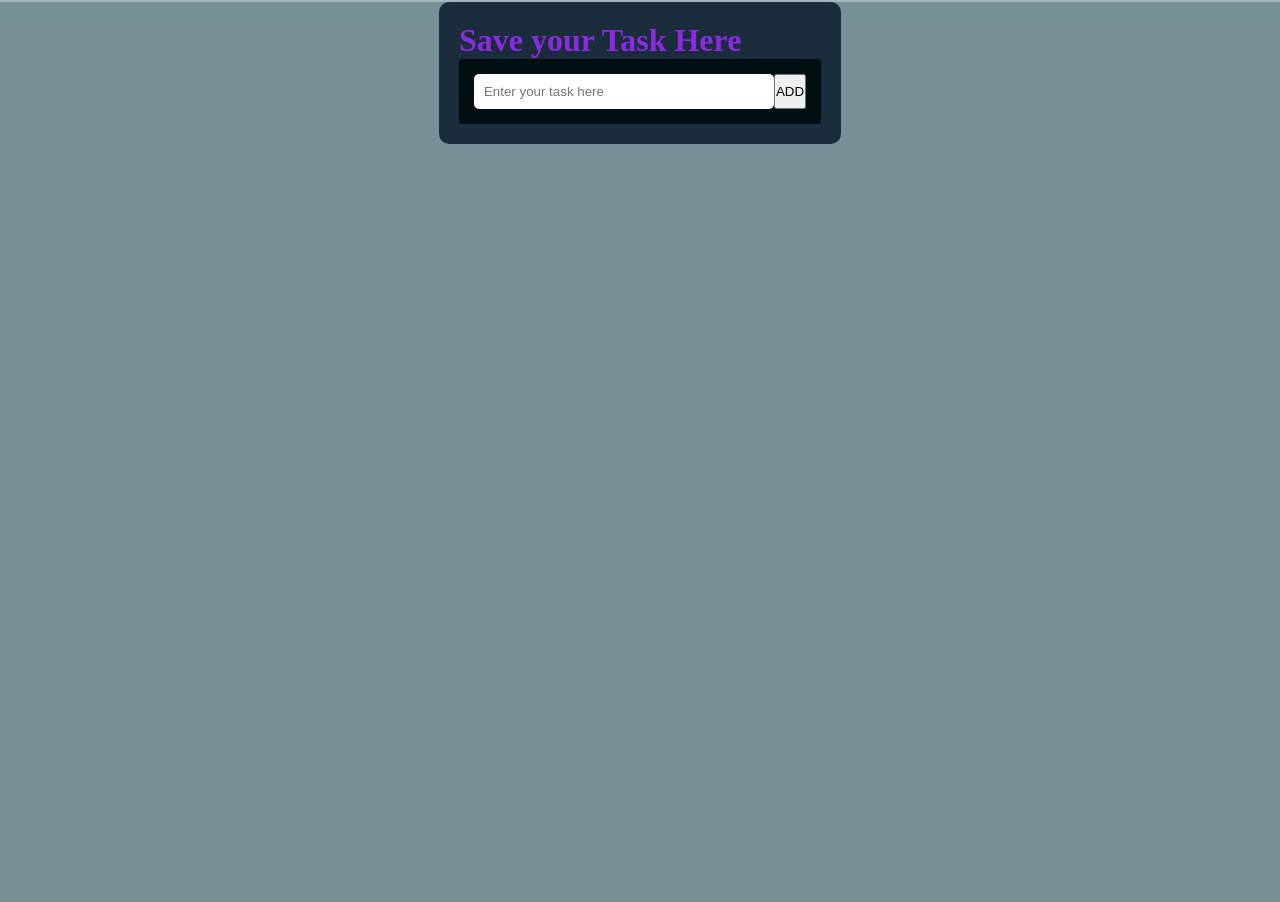
<file: todo/index.html>
<!DOCTYPE html>
<html lang="en">
<head>
    <meta charset="UTF-8">
    <meta name="viewport" content="width=device-width, initial-scale=1.0">
    <title>My Todo App</title>
    <link rel="stylesheet" href="style.css">
</head>
<body>
    <div class="Main">

    
    <h1>Save your Task Here</h1>

    <div class="inputcontainer">
        <input type ="text" id ="taskinput" placeholder="Enter your task here">
        <button class="addbtn">ADD</button>
    </div>

    <div class="taskcontainer">
        <!-- <div class="task">
            <p>This is the first task</p>
            <div  class="butt">
            <button>DELETE</button>
            <button>EDIT</button>
            </div>

        </div> -->


    </div>

    </div>

    <script src="script.js"></script>
</body>
</html>
</file>
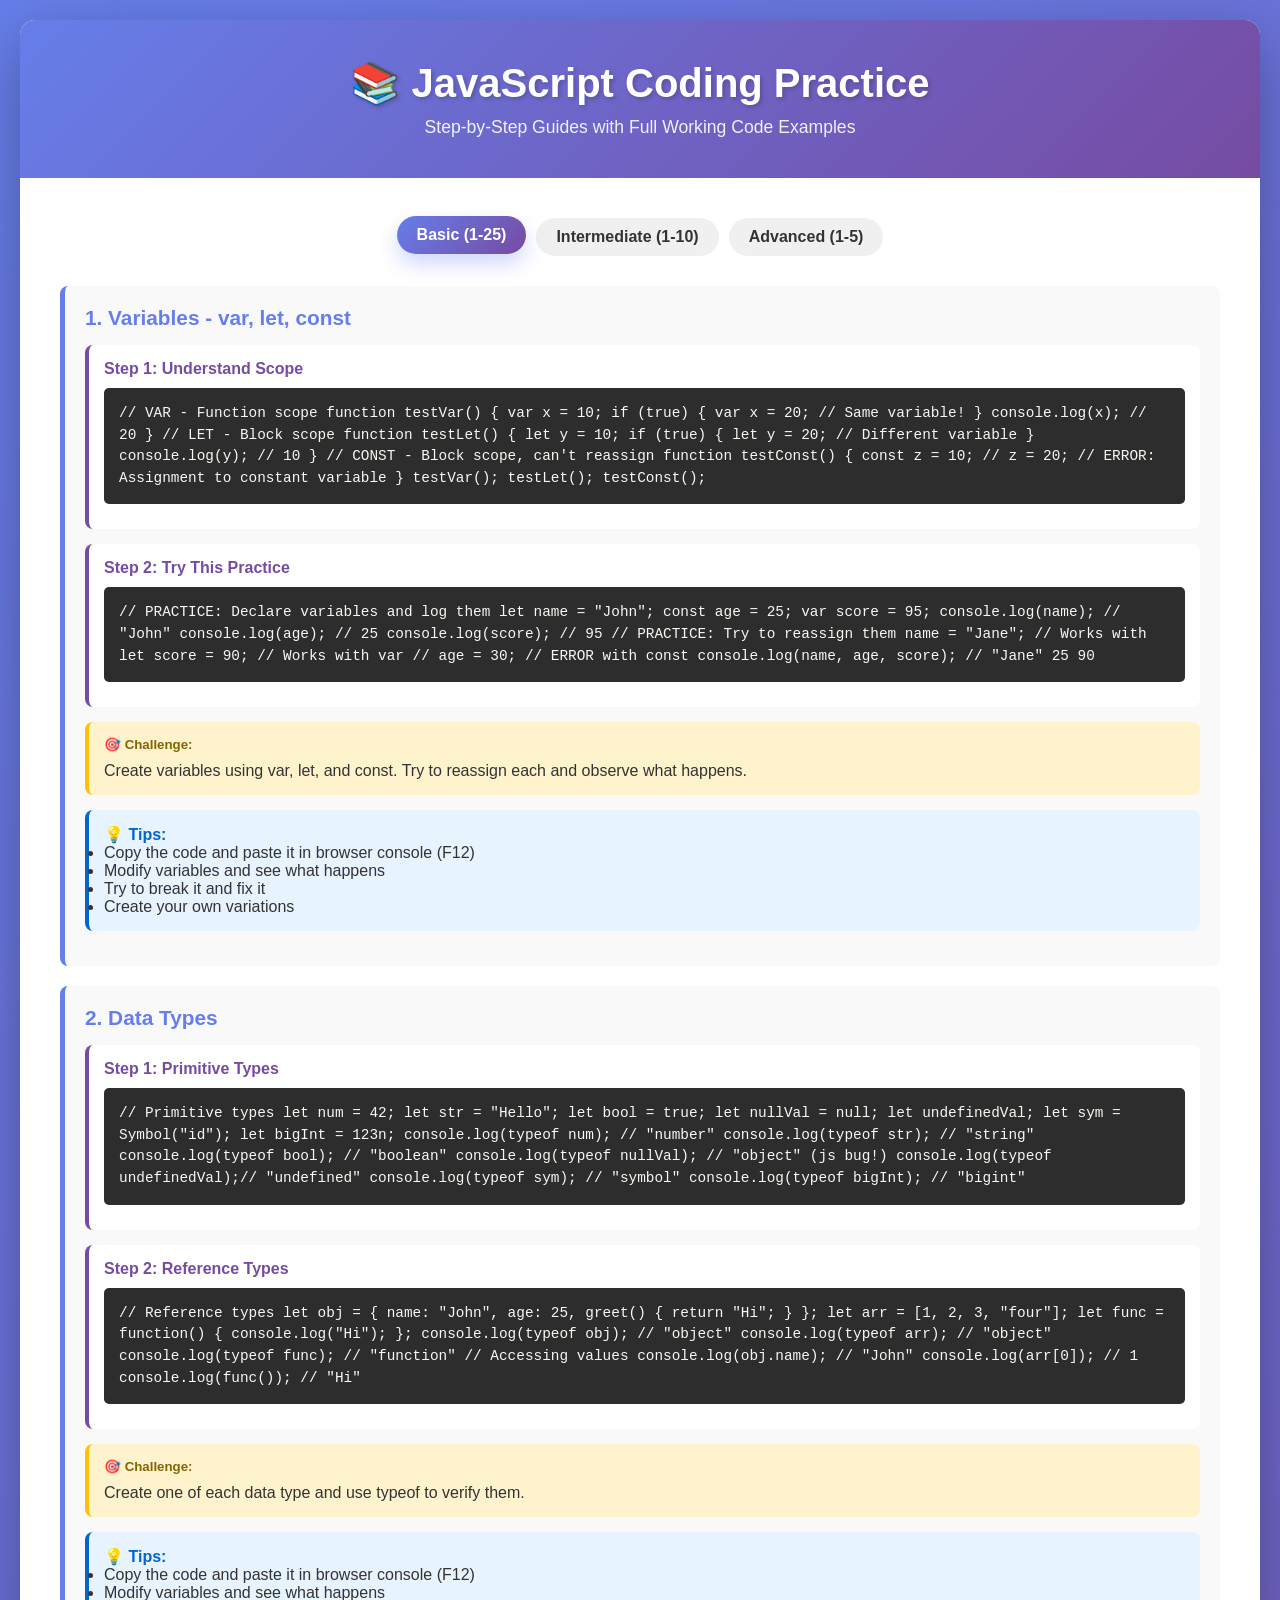
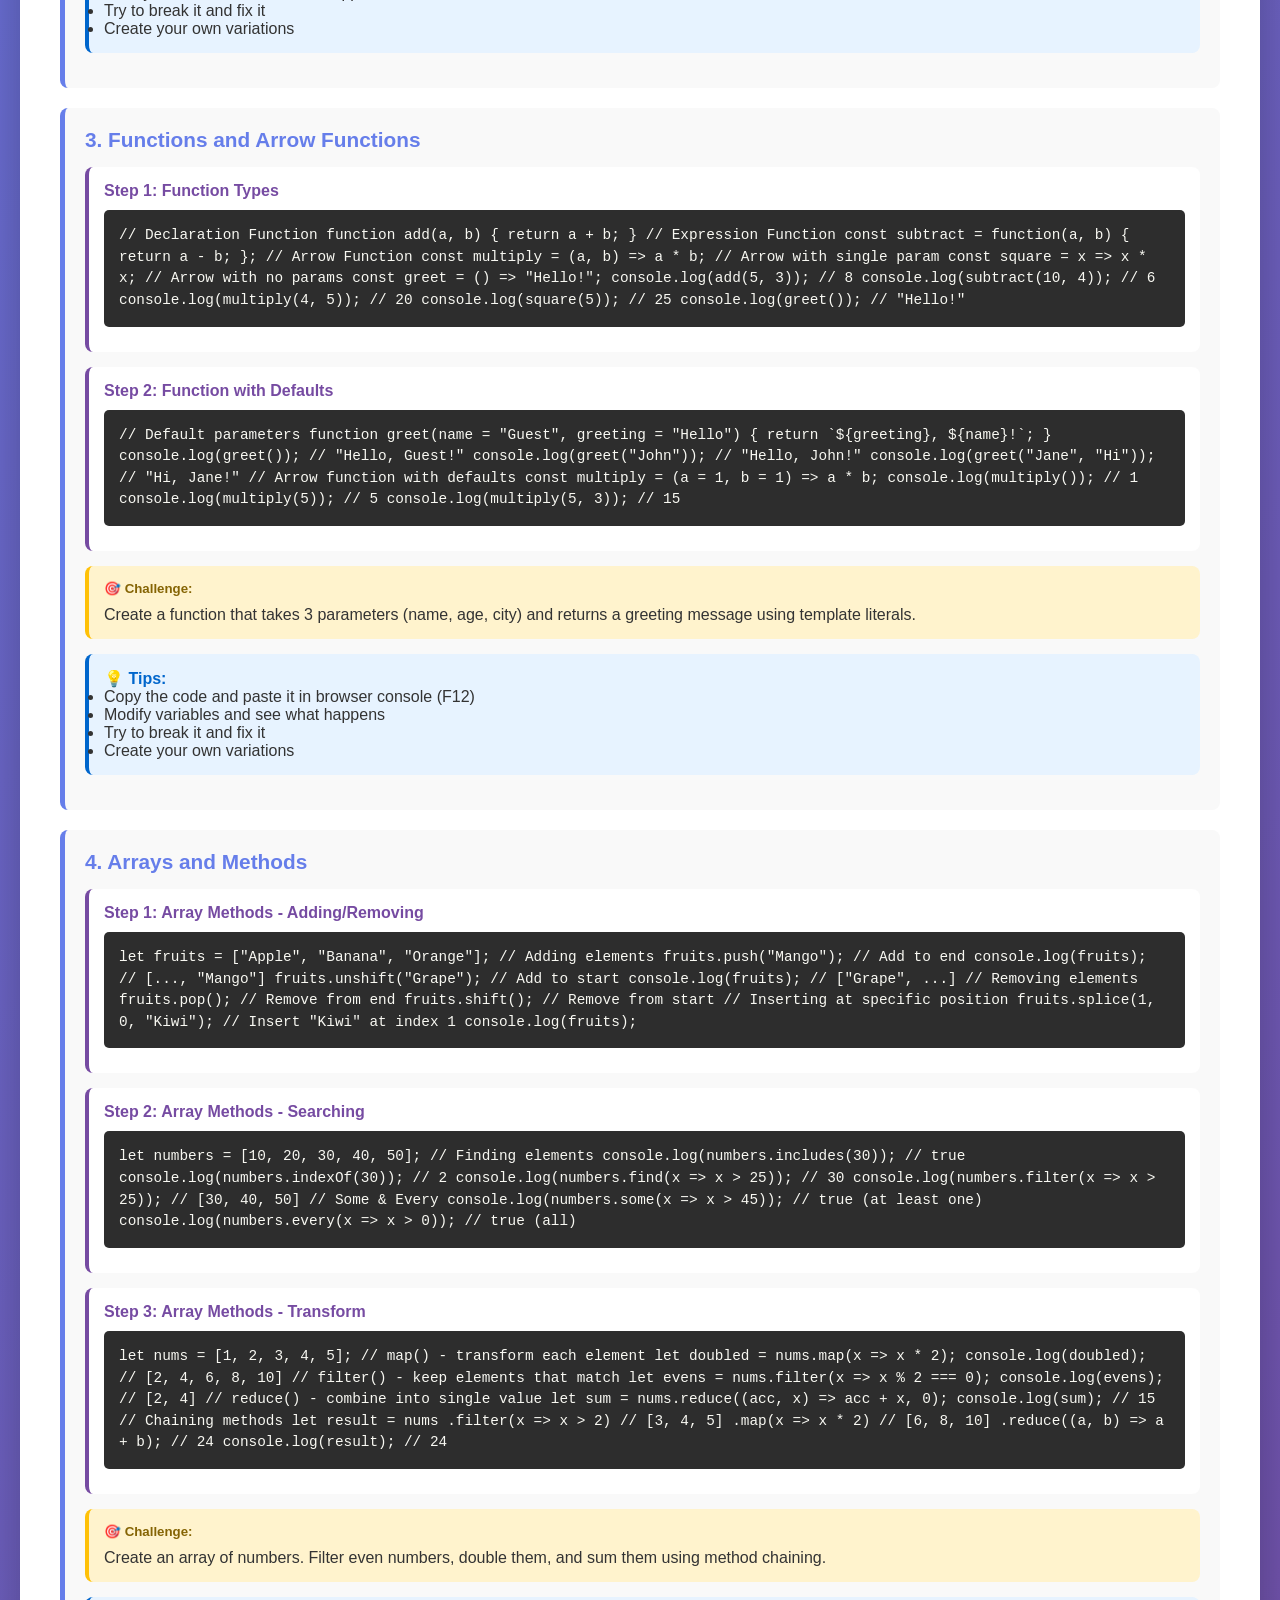
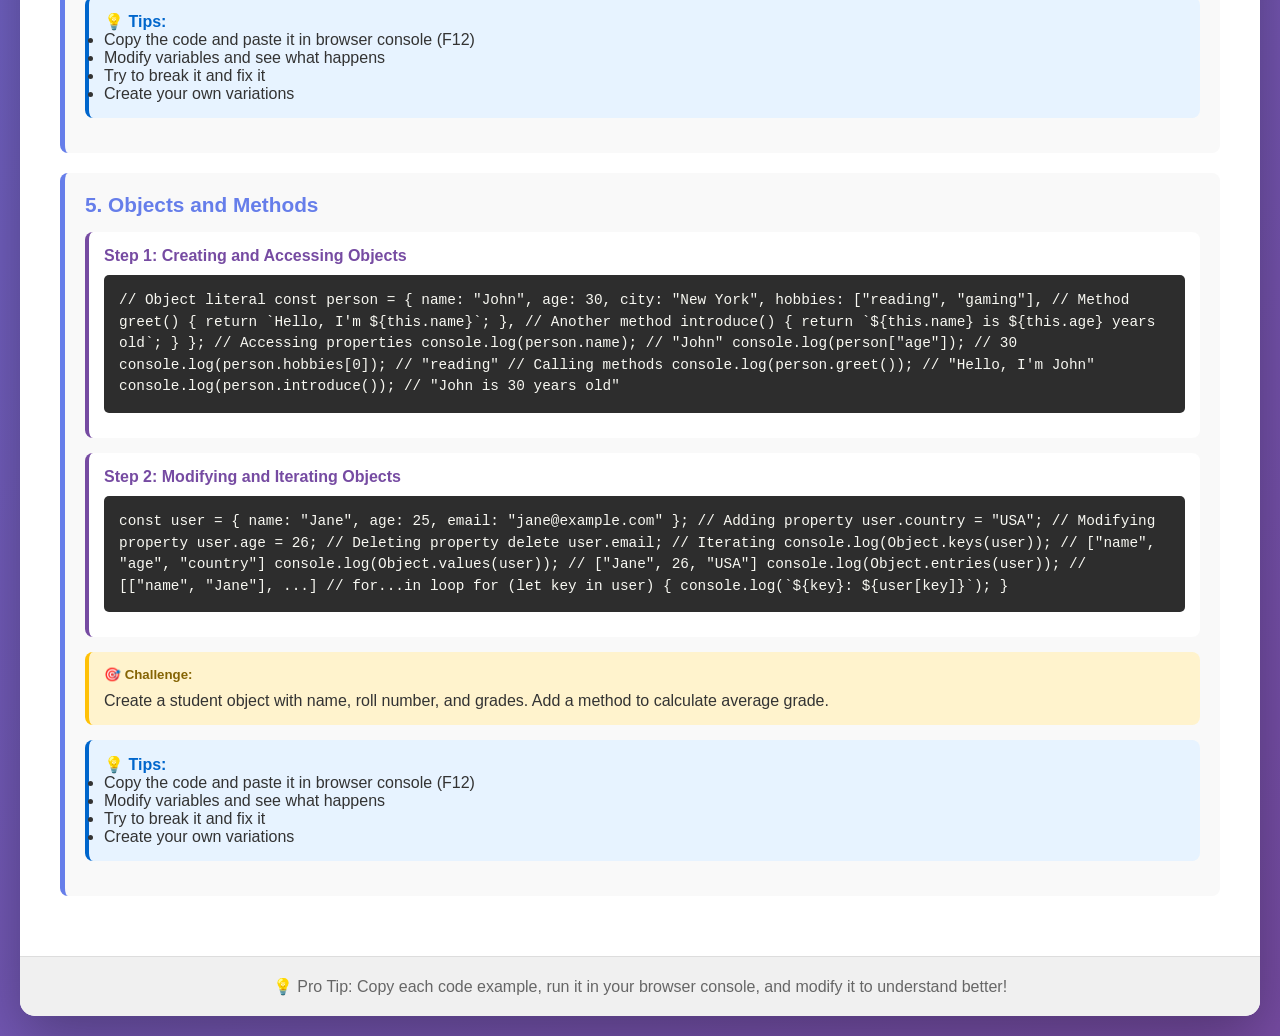
<file: javascrip.html>
<!DOCTYPE html>
<html lang="en">
<head>
    <meta charset="UTF-8">
    <meta name="viewport" content="width=device-width, initial-scale=1.0">
    <title>JavaScript Coding Practice - Step by Step Guides</title>
    <style>
        * {
            margin: 0;
            padding: 0;
            box-sizing: border-box;
        }

        body {
            font-family: 'Segoe UI', Tahoma, Geneva, Verdana, sans-serif;
            background: linear-gradient(135deg, #667eea 0%, #764ba2 100%);
            color: #333;
            padding: 20px;
            min-height: 100vh;
        }

        .container {
            max-width: 1400px;
            margin: 0 auto;
            background: white;
            border-radius: 15px;
            box-shadow: 0 20px 60px rgba(0, 0, 0, 0.3);
            overflow: hidden;
        }

        header {
            background: linear-gradient(135deg, #667eea 0%, #764ba2 100%);
            color: white;
            padding: 40px 20px;
            text-align: center;
        }

        header h1 {
            font-size: 2.5em;
            margin-bottom: 10px;
            text-shadow: 2px 2px 4px rgba(0, 0, 0, 0.2);
        }

        header p {
            font-size: 1.1em;
            opacity: 0.9;
        }

        .content {
            padding: 40px;
        }

        .nav-buttons {
            display: flex;
            gap: 10px;
            margin-bottom: 30px;
            flex-wrap: wrap;
            justify-content: center;
        }

        .level-button {
            padding: 10px 20px;
            border: none;
            border-radius: 25px;
            cursor: pointer;
            font-size: 1em;
            font-weight: 600;
            transition: all 0.3s ease;
            background: #f0f0f0;
            color: #333;
        }

        .level-button:hover,
        .level-button.active {
            background: linear-gradient(135deg, #667eea 0%, #764ba2 100%);
            color: white;
            transform: translateY(-2px);
            box-shadow: 0 10px 20px rgba(102, 126, 234, 0.3);
        }

        .practice-card {
            background: #f9f9f9;
            border-left: 5px solid #667eea;
            padding: 20px;
            margin-bottom: 20px;
            border-radius: 8px;
            display: none;
        }

        .practice-card.active {
            display: block;
            animation: slideIn 0.3s ease;
        }

        @keyframes slideIn {
            from {
                opacity: 0;
                transform: translateY(10px);
            }
            to {
                opacity: 1;
                transform: translateY(0);
            }
        }

        .practice-card h3 {
            color: #667eea;
            margin-bottom: 15px;
            font-size: 1.3em;
        }

        .step {
            background: white;
            padding: 15px;
            margin: 15px 0;
            border-radius: 8px;
            border-left: 4px solid #764ba2;
        }

        .step h4 {
            color: #764ba2;
            margin-bottom: 10px;
        }

        .code-block {
            background: #2d2d2d;
            color: #f8f8f2;
            padding: 15px;
            border-radius: 5px;
            overflow-x: auto;
            margin: 10px 0;
            font-family: 'Courier New', monospace;
            font-size: 0.9em;
            line-height: 1.5;
        }

        .keyword { color: #ff79c6; }
        .function { color: #8be9fd; }
        .string { color: #f1fa8c; }
        .number { color: #bd93f9; }
        .comment { color: #6272a4; }

        .output {
            background: #f0f0f0;
            padding: 10px;
            margin: 10px 0;
            border-left: 4px solid #667eea;
            border-radius: 4px;
            font-family: 'Courier New', monospace;
        }

        .challenge {
            background: #fff3cd;
            padding: 15px;
            border-radius: 8px;
            margin: 15px 0;
            border-left: 4px solid #ffc107;
        }

        .challenge h5 {
            color: #856404;
            margin-bottom: 10px;
        }

        .tips {
            background: #e7f3ff;
            padding: 15px;
            border-radius: 8px;
            margin: 15px 0;
            border-left: 4px solid #0066cc;
        }

        .tips strong {
            color: #0066cc;
        }

        footer {
            background: #f0f0f0;
            padding: 20px;
            text-align: center;
            color: #666;
            border-top: 1px solid #ddd;
        }
    </style>
</head>
<body>
    <div class="container">
        <header>
            <h1>📚 JavaScript Coding Practice</h1>
            <p>Step-by-Step Guides with Full Working Code Examples</p>
        </header>

        <div class="content">
            <div class="nav-buttons">
                <button class="level-button active" onclick="filterPractice('basic', this)">Basic (1-25)</button>
                <button class="level-button" onclick="filterPractice('intermediate', this)">Intermediate (1-10)</button>
                <button class="level-button" onclick="filterPractice('advanced', this)">Advanced (1-5)</button>
            </div>

            <div id="practiceContainer"></div>
        </div>

        <footer>
            <p>💡 Pro Tip: Copy each code example, run it in your browser console, and modify it to understand better!</p>
        </footer>
    </div>

    <script>
        const practices = {
            basic: [
                {
                    title: '1. Variables - var, let, const',
                    steps: [
                        {
                            name: 'Step 1: Understand Scope',
                            code: `// VAR - Function scope
function testVar() {
    var x = 10;
    if (true) {
        var x = 20; // Same variable!
    }
    console.log(x); // 20
}

// LET - Block scope
function testLet() {
    let y = 10;
    if (true) {
        let y = 20; // Different variable
    }
    console.log(y); // 10
}

// CONST - Block scope, can't reassign
function testConst() {
    const z = 10;
    // z = 20; // ERROR: Assignment to constant variable
}

testVar();
testLet();
testConst();`
                        },
                        {
                            name: 'Step 2: Try This Practice',
                            code: `// PRACTICE: Declare variables and log them
let name = "John";
const age = 25;
var score = 95;

console.log(name);  // "John"
console.log(age);   // 25
console.log(score); // 95

// PRACTICE: Try to reassign them
name = "Jane";      // Works with let
score = 90;         // Works with var
// age = 30;         // ERROR with const

console.log(name, age, score); // "Jane" 25 90`
                        }
                    ],
                    challenge: 'Create variables using var, let, and const. Try to reassign each and observe what happens.'
                },
                {
                    title: '2. Data Types',
                    steps: [
                        {
                            name: 'Step 1: Primitive Types',
                            code: `// Primitive types
let num = 42;
let str = "Hello";
let bool = true;
let nullVal = null;
let undefinedVal;
let sym = Symbol("id");
let bigInt = 123n;

console.log(typeof num);         // "number"
console.log(typeof str);         // "string"
console.log(typeof bool);        // "boolean"
console.log(typeof nullVal);     // "object" (js bug!)
console.log(typeof undefinedVal);// "undefined"
console.log(typeof sym);         // "symbol"
console.log(typeof bigInt);      // "bigint"`
                        },
                        {
                            name: 'Step 2: Reference Types',
                            code: `// Reference types
let obj = {
    name: "John",
    age: 25,
    greet() {
        return "Hi";
    }
};

let arr = [1, 2, 3, "four"];
let func = function() { console.log("Hi"); };

console.log(typeof obj);  // "object"
console.log(typeof arr);  // "object"
console.log(typeof func); // "function"

// Accessing values
console.log(obj.name);    // "John"
console.log(arr[0]);      // 1
console.log(func());      // "Hi"`
                        }
                    ],
                    challenge: 'Create one of each data type and use typeof to verify them.'
                },
                {
                    title: '3. Functions and Arrow Functions',
                    steps: [
                        {
                            name: 'Step 1: Function Types',
                            code: `// Declaration Function
function add(a, b) {
    return a + b;
}

// Expression Function
const subtract = function(a, b) {
    return a - b;
};

// Arrow Function
const multiply = (a, b) => a * b;

// Arrow with single param
const square = x => x * x;

// Arrow with no params
const greet = () => "Hello!";

console.log(add(5, 3));        // 8
console.log(subtract(10, 4));  // 6
console.log(multiply(4, 5));   // 20
console.log(square(5));        // 25
console.log(greet());          // "Hello!"`
                        },
                        {
                            name: 'Step 2: Function with Defaults',
                            code: `// Default parameters
function greet(name = "Guest", greeting = "Hello") {
    return \`\${greeting}, \${name}!\`;
}

console.log(greet());              // "Hello, Guest!"
console.log(greet("John"));        // "Hello, John!"
console.log(greet("Jane", "Hi"));  // "Hi, Jane!"

// Arrow function with defaults
const multiply = (a = 1, b = 1) => a * b;

console.log(multiply());      // 1
console.log(multiply(5));     // 5
console.log(multiply(5, 3));  // 15`
                        }
                    ],
                    challenge: 'Create a function that takes 3 parameters (name, age, city) and returns a greeting message using template literals.'
                },
                {
                    title: '4. Arrays and Methods',
                    steps: [
                        {
                            name: 'Step 1: Array Methods - Adding/Removing',
                            code: `let fruits = ["Apple", "Banana", "Orange"];

// Adding elements
fruits.push("Mango");           // Add to end
console.log(fruits);            // [..., "Mango"]

fruits.unshift("Grape");        // Add to start
console.log(fruits);            // ["Grape", ...]

// Removing elements
fruits.pop();                   // Remove from end
fruits.shift();                 // Remove from start

// Inserting at specific position
fruits.splice(1, 0, "Kiwi");    // Insert "Kiwi" at index 1
console.log(fruits);`
                        },
                        {
                            name: 'Step 2: Array Methods - Searching',
                            code: `let numbers = [10, 20, 30, 40, 50];

// Finding elements
console.log(numbers.includes(30));     // true
console.log(numbers.indexOf(30));      // 2
console.log(numbers.find(x => x > 25)); // 30
console.log(numbers.filter(x => x > 25)); // [30, 40, 50]

// Some & Every
console.log(numbers.some(x => x > 45));   // true (at least one)
console.log(numbers.every(x => x > 0));   // true (all)`
                        },
                        {
                            name: 'Step 3: Array Methods - Transform',
                            code: `let nums = [1, 2, 3, 4, 5];

// map() - transform each element
let doubled = nums.map(x => x * 2);
console.log(doubled); // [2, 4, 6, 8, 10]

// filter() - keep elements that match
let evens = nums.filter(x => x % 2 === 0);
console.log(evens);   // [2, 4]

// reduce() - combine into single value
let sum = nums.reduce((acc, x) => acc + x, 0);
console.log(sum);     // 15

// Chaining methods
let result = nums
    .filter(x => x > 2)        // [3, 4, 5]
    .map(x => x * 2)           // [6, 8, 10]
    .reduce((a, b) => a + b);  // 24
console.log(result); // 24`
                        }
                    ],
                    challenge: 'Create an array of numbers. Filter even numbers, double them, and sum them using method chaining.'
                },
                {
                    title: '5. Objects and Methods',
                    steps: [
                        {
                            name: 'Step 1: Creating and Accessing Objects',
                            code: `// Object literal
const person = {
    name: "John",
    age: 30,
    city: "New York",
    hobbies: ["reading", "gaming"],
    
    // Method
    greet() {
        return \`Hello, I'm \${this.name}\`;
    },
    
    // Another method
    introduce() {
        return \`\${this.name} is \${this.age} years old\`;
    }
};

// Accessing properties
console.log(person.name);        // "John"
console.log(person["age"]);      // 30
console.log(person.hobbies[0]);  // "reading"

// Calling methods
console.log(person.greet());     // "Hello, I'm John"
console.log(person.introduce()); // "John is 30 years old"`
                        },
                        {
                            name: 'Step 2: Modifying and Iterating Objects',
                            code: `const user = {
    name: "Jane",
    age: 25,
    email: "jane@example.com"
};

// Adding property
user.country = "USA";

// Modifying property
user.age = 26;

// Deleting property
delete user.email;

// Iterating
console.log(Object.keys(user));     // ["name", "age", "country"]
console.log(Object.values(user));   // ["Jane", 26, "USA"]
console.log(Object.entries(user));  // [["name", "Jane"], ...]

// for...in loop
for (let key in user) {
    console.log(\`\${key}: \${user[key]}\`);
}`
                        }
                    ],
                    challenge: 'Create a student object with name, roll number, and grades. Add a method to calculate average grade.'
                }
            ],
            intermediate: [
                {
                    title: '1. Closures - Counter Example',
                    steps: [
                        {
                            name: 'Step 1: What is a Closure?',
                            code: `// Simple closure
function createCounter(start = 0) {
    let count = start; // Private variable
    
    // Return an object with methods (closures)
    return {
        increment() {
            return ++count;
        },
        decrement() {
            return --count;
        },
        getCount() {
            return count;
        }
    };
}

const counter = createCounter(10);
console.log(counter.increment()); // 11
console.log(counter.increment()); // 12
console.log(counter.decrement()); // 11
console.log(counter.getCount()); // 11

// Create another counter - separate count
const counter2 = createCounter(100);
console.log(counter2.getCount()); // 100`
                        },
                        {
                            name: 'Step 2: Bank Account with Closures',
                            code: `function createBankAccount(initialBalance) {
    let balance = initialBalance;
    
    return {
        deposit(amount) {
            if (amount > 0) {
                balance += amount;
                return \`Deposited $\${amount}. New balance: $\${balance}\`;
            }
            return "Invalid amount";
        },
        
        withdraw(amount) {
            if (amount > 0 && amount <= balance) {
                balance -= amount;
                return \`Withdrew $\${amount}. New balance: $\${balance}\`;
            }
            return "Insufficient funds or invalid amount";
        },
        
        getBalance() {
            return balance;
        }
    };
}

const myAccount = createBankAccount(1000);
console.log(myAccount.deposit(500));   // "Deposited $500..."
console.log(myAccount.withdraw(200));  // "Withdrew $200..."
console.log(myAccount.getBalance());   // 1300`
                        }
                    ],
                    challenge: 'Create a closure that tracks how many times a function has been called (call counter).'
                },
                {
                    title: '2. This, Call, Apply, Bind',
                    steps: [
                        {
                            name: 'Step 1: Understanding This',
                            code: `const person = {
    name: "John",
    age: 30,
    
    introduce() {
        console.log(\`I'm \${this.name}, age \${this.age}\`);
    }
};

person.introduce(); // "I'm John, age 30"

// Problem: this changes when function is called separately
const greet = person.introduce;
// greet(); // ERROR or undefined (this lost!)

// Solution: bind the this
const boundGreet = person.introduce.bind(person);
boundGreet(); // Works! "I'm John, age 30"`
                        },
                        {
                            name: 'Step 2: Call vs Apply vs Bind',
                            code: `function greet(greeting, punctuation) {
    return \`\${greeting}, \${this.name}\${punctuation}\`;
}

const person1 = { name: "Alice" };
const person2 = { name: "Bob" };

// call() - execute immediately
console.log(greet.call(person1, "Hello", "!"));  // "Hello, Alice!"

// apply() - execute immediately (array of args)
console.log(greet.apply(person2, ["Hi", "?"])); // "Hi, Bob?"

// bind() - return new function
const greetAlice = greet.bind(person1, "Hey");
console.log(greetAlice(".")); // "Hey, Alice."

// Practical example: Button click
class Button {
    constructor(name) {
        this.name = name;
    }
    
    onClick() {
        console.log(\`\${this.name} was clicked\`);
    }
}

const btn = new Button("Submit");
// btn.onClick(); // Works
// setTimeout(btn.onClick, 1000); // ERROR - this lost!
setTimeout(btn.onClick.bind(btn), 1000); // Works!`
                        }
                    ],
                    challenge: 'Create two objects and a function. Use call(), apply(), and bind() to make the function work with both objects.'
                },
                {
                    title: '3. Promises and Async/Await',
                    steps: [
                        {
                            name: 'Step 1: Promises Basics',
                            code: `// Creating a promise
const myPromise = new Promise((resolve, reject) => {
    let success = true;
    
    if (success) {
        resolve("Operation successful!");
    } else {
        reject("Operation failed!");
    }
});

// Using the promise
myPromise
    .then(result => console.log(result))    // If resolved
    .catch(error => console.log(error));    // If rejected
    .finally(() => console.log("Done!"));   // Always runs

// Practical example: Fetch data
function fetchUser(userId) {
    return new Promise((resolve, reject) => {
        setTimeout(() => {
            if (userId > 0) {
                resolve({ id: userId, name: "John" });
            } else {
                reject("Invalid user ID");
            }
        }, 1000);
    });
}

fetchUser(1)
    .then(user => console.log("User:", user))
    .catch(err => console.log("Error:", err));`
                        },
                        {
                            name: 'Step 2: Async/Await',
                            code: `// Async function - cleaner promise handling
async function getUser(userId) {
    try {
        // Wait for promise to resolve
        const response = await fetchUser(userId);
        console.log("User:", response);
        return response;
    } catch (error) {
        console.log("Error:", error);
    }
}

// Call async function
getUser(1);

// Practical: Multiple async operations
async function loadUserWithPosts(userId) {
    try {
        const user = await fetchUser(userId);
        const posts = await fetchPosts(userId);
        return { user, posts };
    } catch (error) {
        console.log("Failed to load:", error);
    }
}

// Helper function for demo
function fetchPosts(userId) {
    return Promise.resolve([
        { id: 1, title: "Post 1" },
        { id: 2, title: "Post 2" }
    ]);
}

loadUserWithPosts(1).then(data => console.log(data));`
                        }
                    ],
                    challenge: 'Create a promise that resolves after 2 seconds with some data. Use async/await to handle it.'
                },
                {
                    title: '4. Destructuring',
                    steps: [
                        {
                            name: 'Step 1: Array Destructuring',
                            code: `// Basic array destructuring
const [first, second, third] = [10, 20, 30];
console.log(first);  // 10
console.log(second); // 20

// Skip elements
const [, , third] = [10, 20, 30];
console.log(third); // 30

// Rest operator
const [first, ...rest] = [10, 20, 30, 40];
console.log(first); // 10
console.log(rest);  // [20, 30, 40]

// With defaults
const [a, b = 0, c = 0] = [5];
console.log(a, b, c); // 5 0 0

// Swapping values
let x = 1, y = 2;
[x, y] = [y, x];
console.log(x, y); // 2 1`
                        },
                        {
                            name: 'Step 2: Object Destructuring',
                            code: `// Basic object destructuring
const person = { name: "John", age: 30, city: "NY" };
const { name, age } = person;
console.log(name, age); // "John", 30

// Renaming
const { name: personName, age: personAge } = person;
console.log(personName); // "John"

// Defaults
const { name, country = "USA" } = person;
console.log(country); // "USA"

// Nested destructuring
const user = {
    id: 1,
    profile: { name: "Jane", email: "jane@example.com" }
};

const { profile: { email } } = user;
console.log(email); // "jane@example.com"

// Function parameters
function displayUser({ name, age }) {
    console.log(\`\${name} is \${age} years old\`);
}

displayUser({ name: "John", age: 30 }); // "John is 30 years old"`
                        }
                    ],
                    challenge: 'Destructure an array and object in the same code. Use defaults and renaming.'
                }
            ],
            advanced: [
                {
                    title: '1. Prototypes and Inheritance',
                    steps: [
                        {
                            name: 'Step 1: Understanding Prototypes',
                            code: `// Constructor function
function Animal(name) {
    this.name = name;
}

// Add method to prototype (shared by all instances)
Animal.prototype.speak = function() {
    return \`\${this.name} makes a sound\`;
};

const dog = new Animal("Dog");
const cat = new Animal("Cat");

console.log(dog.speak()); // "Dog makes a sound"
console.log(cat.speak()); // "Cat makes a sound"

// Inheritance
function Dog(name, breed) {
    Animal.call(this, name); // Call parent constructor
    this.breed = breed;
}

// Set up prototype chain
Dog.prototype = Object.create(Animal.prototype);
Dog.prototype.constructor = Dog;

// Add Dog-specific method
Dog.prototype.bark = function() {
    return \`\${this.name} barks: Woof!\`;
};

const myDog = new Dog("Buddy", "Golden Retriever");
console.log(myDog.speak()); // "Buddy makes a sound" (inherited)
console.log(myDog.bark());  // "Buddy barks: Woof!" (own method)`
                        },
                        {
                            name: 'Step 2: ES6 Classes',
                            code: `// ES6 Class (modern way)
class Animal {
    constructor(name) {
        this.name = name;
    }
    
    speak() {
        return \`\${this.name} makes a sound\`;
    }
}

// Inheritance
class Dog extends Animal {
    constructor(name, breed) {
        super(name); // Call parent constructor
        this.breed = breed;
    }
    
    speak() {
        return \`\${this.name} barks: Woof!\`; // Override
    }
    
    getInfo() {
        return \`\${this.name} is a \${this.breed}\`;
    }
}

const myDog = new Dog("Max", "Labrador");
console.log(myDog.speak());   // "Max barks: Woof!"
console.log(myDog.getInfo()); // "Max is a Labrador"`
                        }
                    ],
                    challenge: 'Create a Vehicle class and extend it with Car and Bike classes. Add specific methods to each.'
                },
                {
                    title: '2. Event Handling Advanced',
                    steps: [
                        {
                            name: 'Step 1: Event Delegation',
                            code: `// HTML: <ul id="list"><li>Item 1</li><li>Item 2</li></ul>

const list = document.getElementById("list");

// Event delegation - single listener on parent
list.addEventListener("click", (event) => {
    if (event.target.tagName === "LI") {
        console.log("Clicked:", event.target.textContent);
        event.target.style.backgroundColor = "yellow";
    }
});

// Dynamic items still work!
const newItem = document.createElement("li");
newItem.textContent = "Item 3";
list.appendChild(newItem); // This also works with listener above`
                        },
                        {
                            name: 'Step 2: Event Bubbling vs Capturing',
                            code: `// Event propagation demo
const parent = document.getElementById("parent");
const child = document.getElementById("child");

// Bubbling (default) - goes up (child -> parent)
parent.addEventListener("click", () => {
    console.log("Parent bubbling");
});

child.addEventListener("click", (e) => {
    console.log("Child bubbling");
    // e.stopPropagation(); // Prevent bubbling
});

// Capturing - goes down (parent -> child)
parent.addEventListener("click", () => {
    console.log("Parent capturing");
}, true); // Third param = true for capturing

// Click child: logs "Parent capturing" then "Child bubbling"`
                        }
                    ],
                    challenge: 'Create a to-do list. Using event delegation, add delete functionality to dynamically added items.'
                },
                {
                    title: '3. JSON and API Calls',
                    steps: [
                        {
                            name: 'Step 1: Working with JSON',
                            code: `// JSON - JavaScript Object Notation
const user = {
    id: 1,
    name: "John",
    email: "john@example.com",
    hobbies: ["reading", "gaming"]
};

// Convert object to JSON string
const jsonString = JSON.stringify(user);
console.log(jsonString);
// "{\\"id\\":1,\\"name\\":\\"John\\",...}"

// Convert JSON string back to object
const parsed = JSON.parse(jsonString);
console.log(parsed.name); // "John"

// Pretty print JSON
const prettyJson = JSON.stringify(user, null, 2);
console.log(prettyJson);
/* {
  "id": 1,
  "name": "John",
  ...
} */`
                        },
                        {
                            name: 'Step 2: Fetch API',
                            code: `// Fetching data from API
async function getUsers() {
    try {
        const response = await fetch(
            'https://jsonplaceholder.typicode.com/users'
        );
        
        // Check if response is ok
        if (!response.ok) {
            throw new Error(\`HTTP error! status: \${response.status}\`);
        }
        
        // Parse JSON
        const users = await response.json();
        console.log(users);
        return users;
        
    } catch (error) {
        console.error("Fetch failed:", error);
    }
}

// POST request
async function createUser(userData) {
    try {
        const response = await fetch(
            'https://jsonplaceholder.typicode.com/users',
            {
                method: 'POST',
                headers: { 'Content-Type': 'application/json' },
                body: JSON.stringify(userData)
            }
        );
        
        const result = await response.json();
        console.log("Created:", result);
        return result;
        
    } catch (error) {
        console.error("Failed:", error);
    }
}

// Usage
getUsers();
createUser({ name: "Jane", email: "jane@example.com" });`
                        }
                    ],
                    challenge: 'Fetch data from a public API, parse it, and display it. Try both GET and POST methods.'
                }
            ]
        };

        function createPracticeCard(practice) {
            let html = `
                <div class="practice-card active">
                    <h3>${practice.title}</h3>
            `;

            practice.steps.forEach(step => {
                html += `
                    <div class="step">
                        <h4>${step.name}</h4>
                        <div class="code-block">${escapeHtml(step.code)}</div>
                    </div>
                `;
            });

            if (practice.challenge) {
                html += `
                    <div class="challenge">
                        <h5>🎯 Challenge:</h5>
                        <p>${practice.challenge}</p>
                    </div>
                `;
            }

            html += `
                <div class="tips">
                    <strong>💡 Tips:</strong>
                    <ul>
                        <li>Copy the code and paste it in browser console (F12)</li>
                        <li>Modify variables and see what happens</li>
                        <li>Try to break it and fix it</li>
                        <li>Create your own variations</li>
                    </ul>
                </div>
            `;

            html += `</div>`;
            return html;
        }

        function escapeHtml(text) {
            const div = document.createElement('div');
            div.textContent = text;
            return div.innerHTML;
        }

        function renderPractices(level) {
            const container = document.getElementById('practiceContainer');
            let html = '';

            if (practices[level]) {
                practices[level].forEach(practice => {
                    html += createPracticeCard(practice);
                });
            }

            container.innerHTML = html;
        }

        function filterPractice(level, button) {
            // Update active button
            document.querySelectorAll('.level-button').forEach(btn => {
                btn.classList.remove('active');
            });
            button.classList.add('active');

            // Render practices
            renderPractices(level);
        }

        // Initial render
        renderPractices('basic');
    </script>
</body>
</html>
</file>
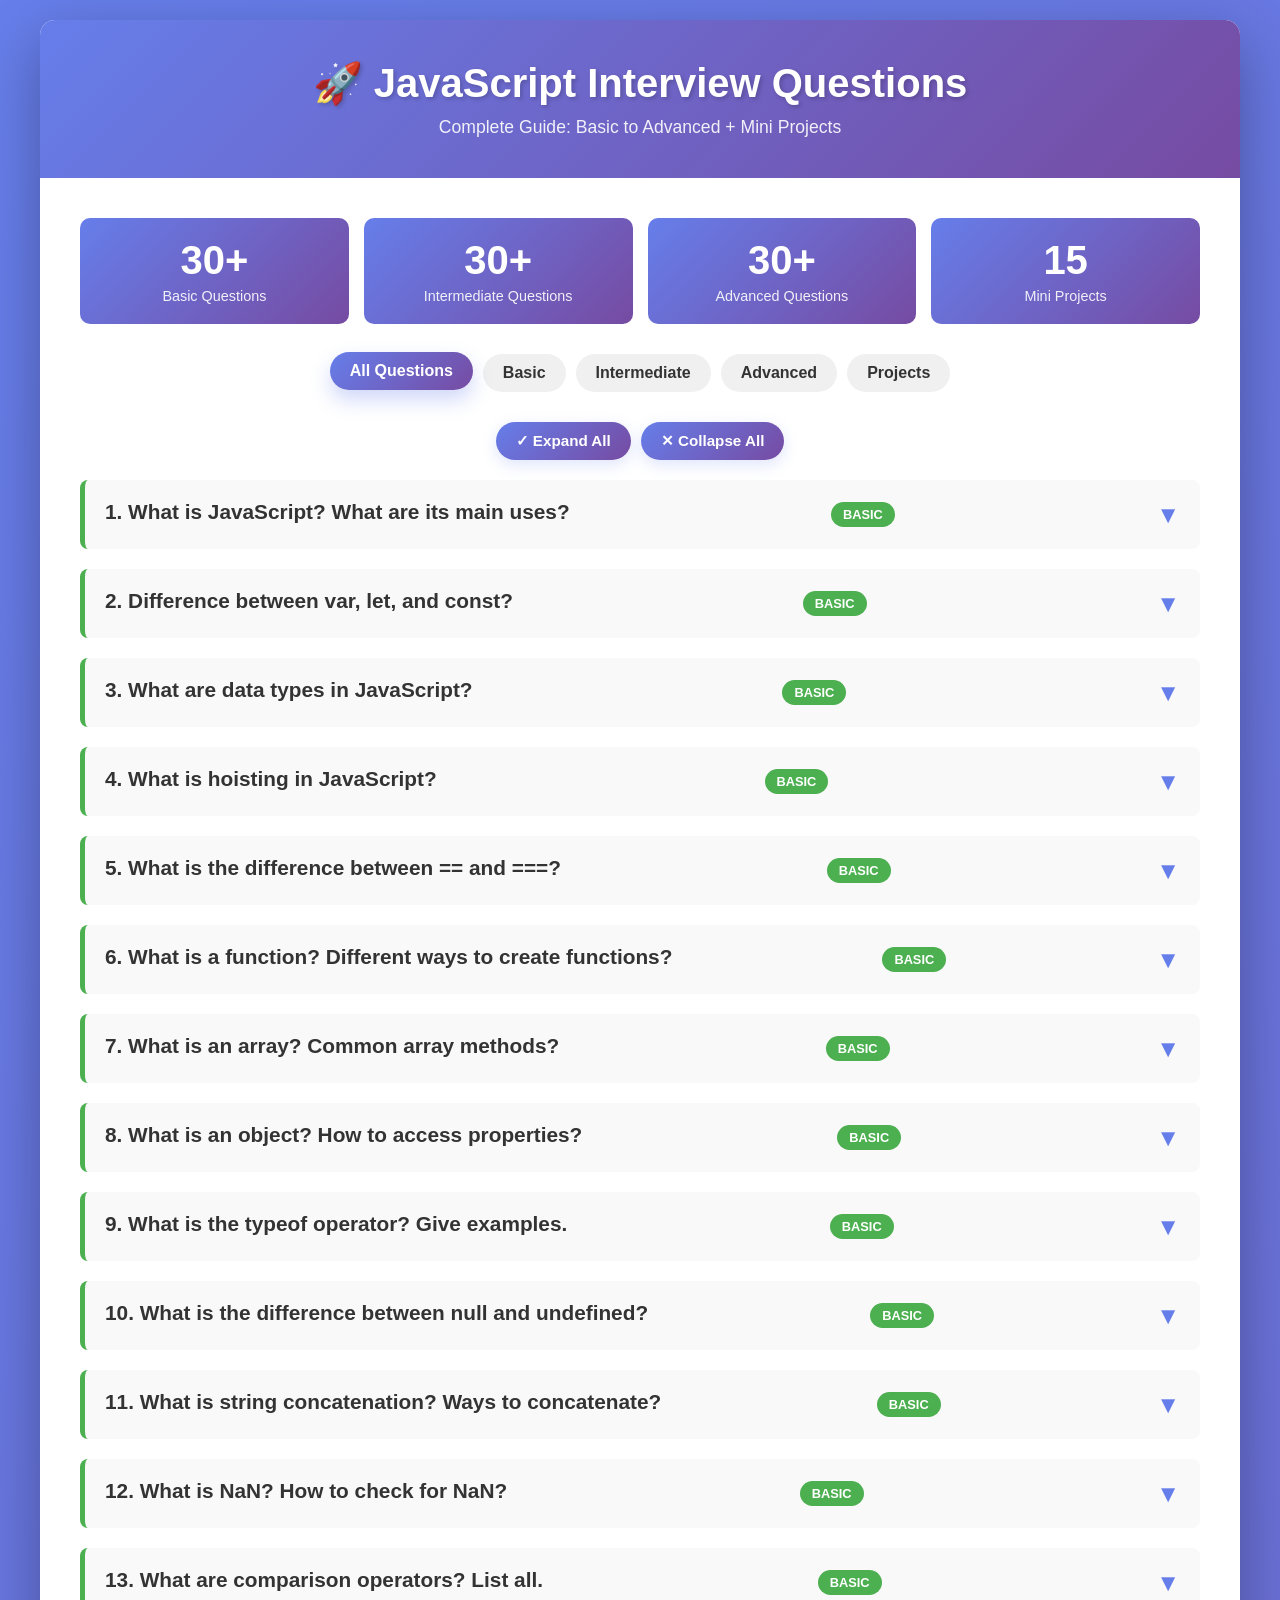
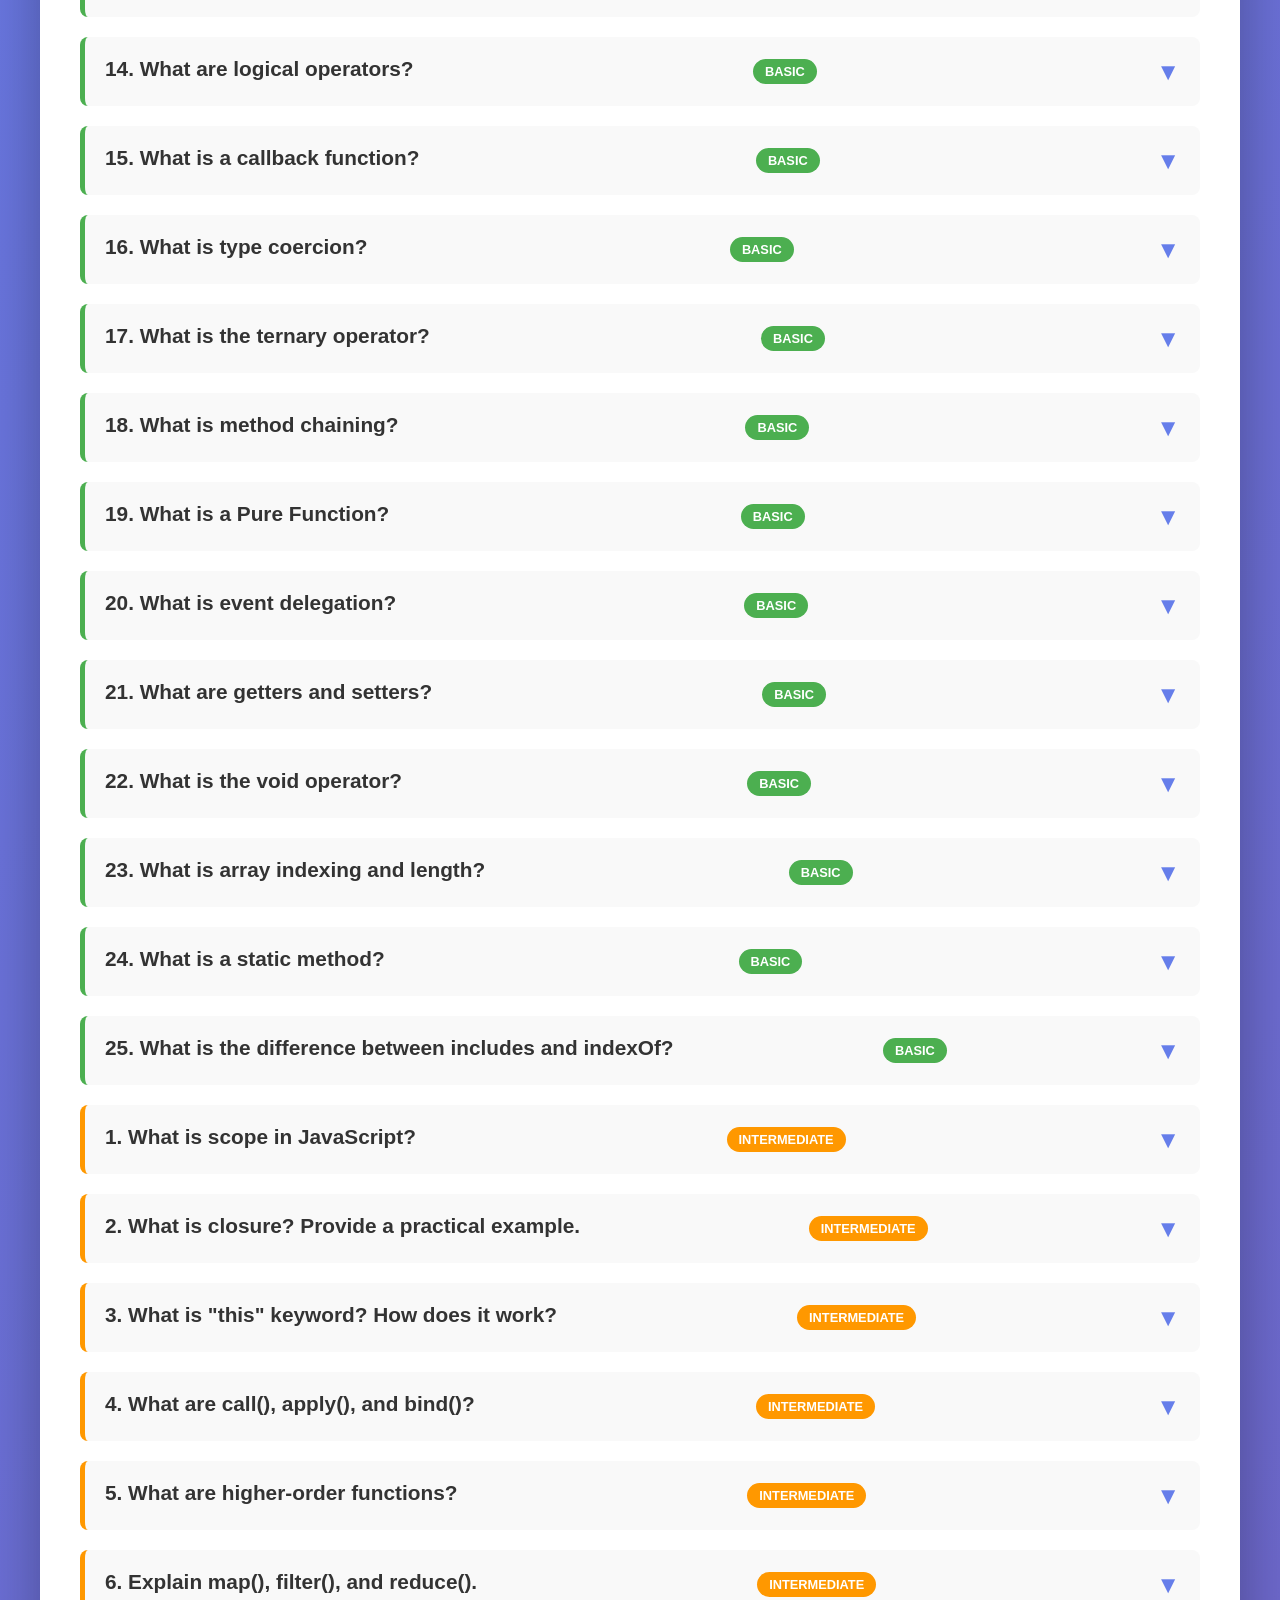
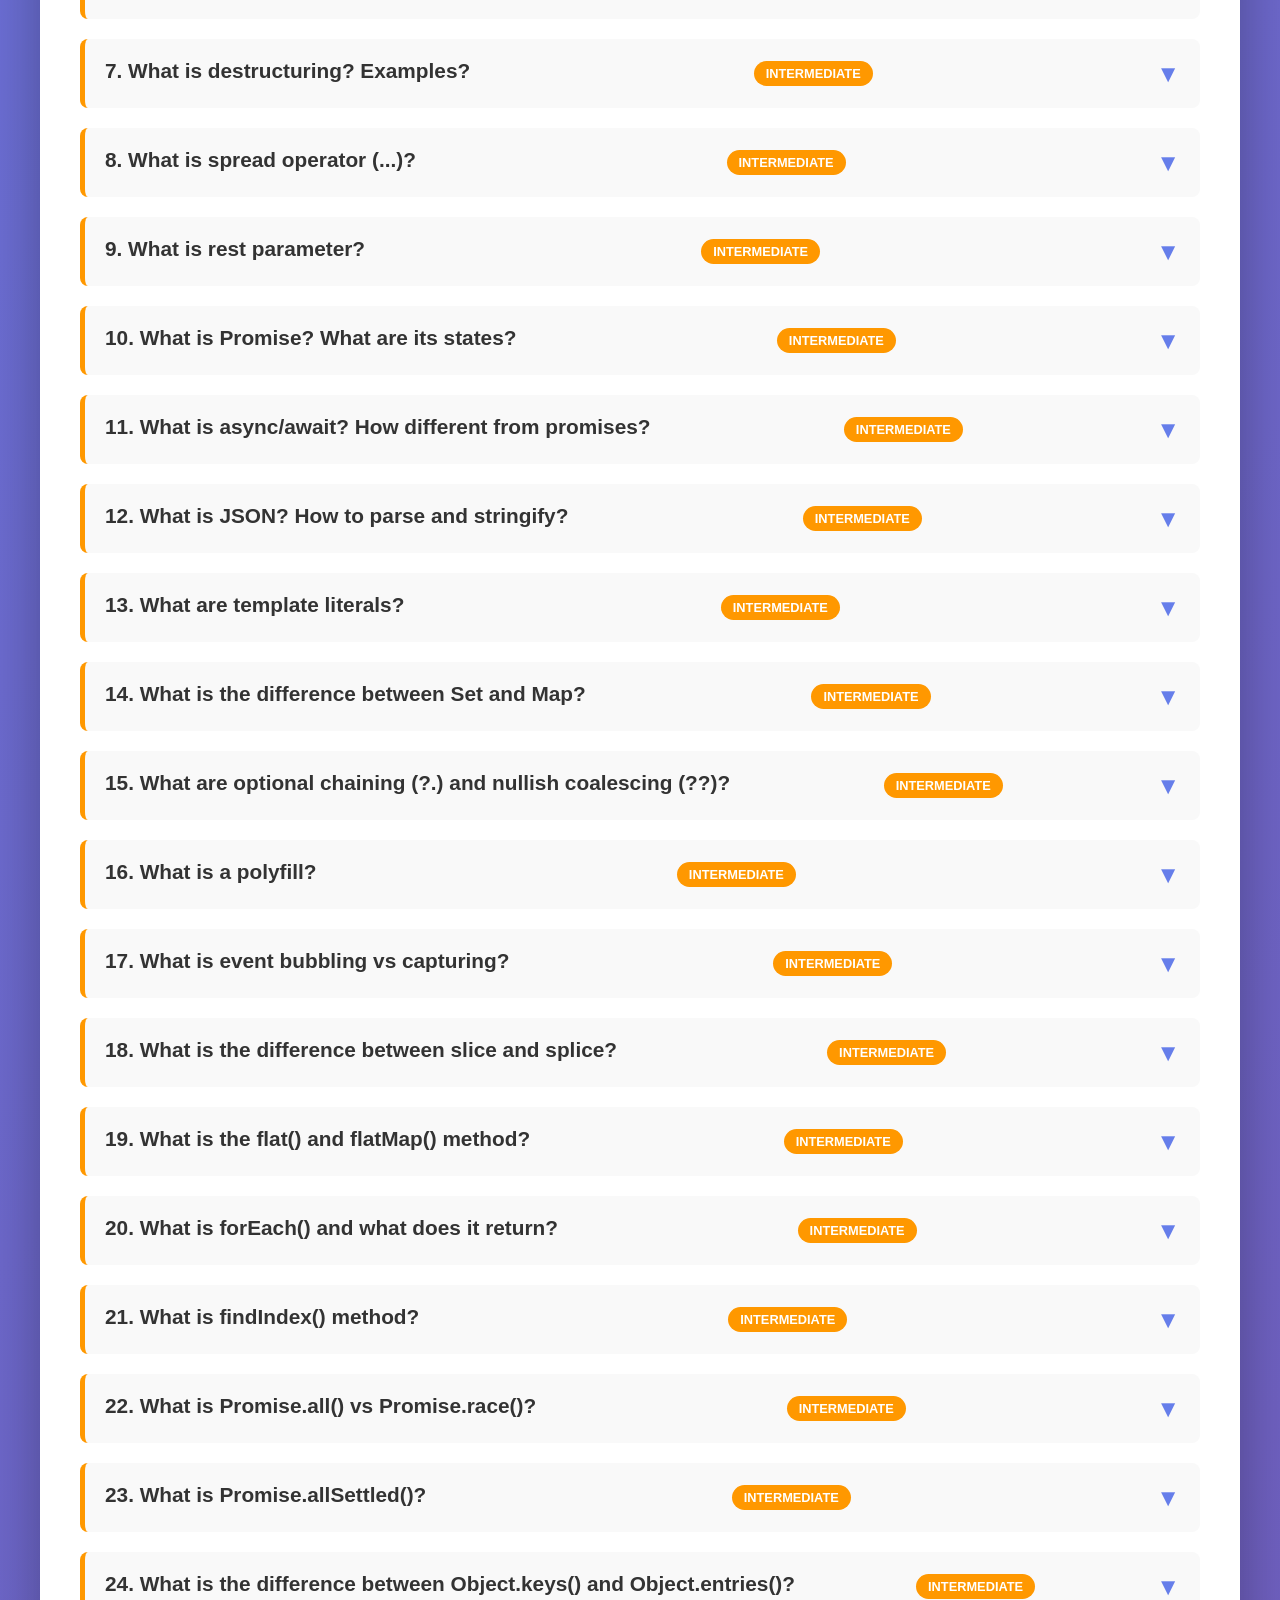
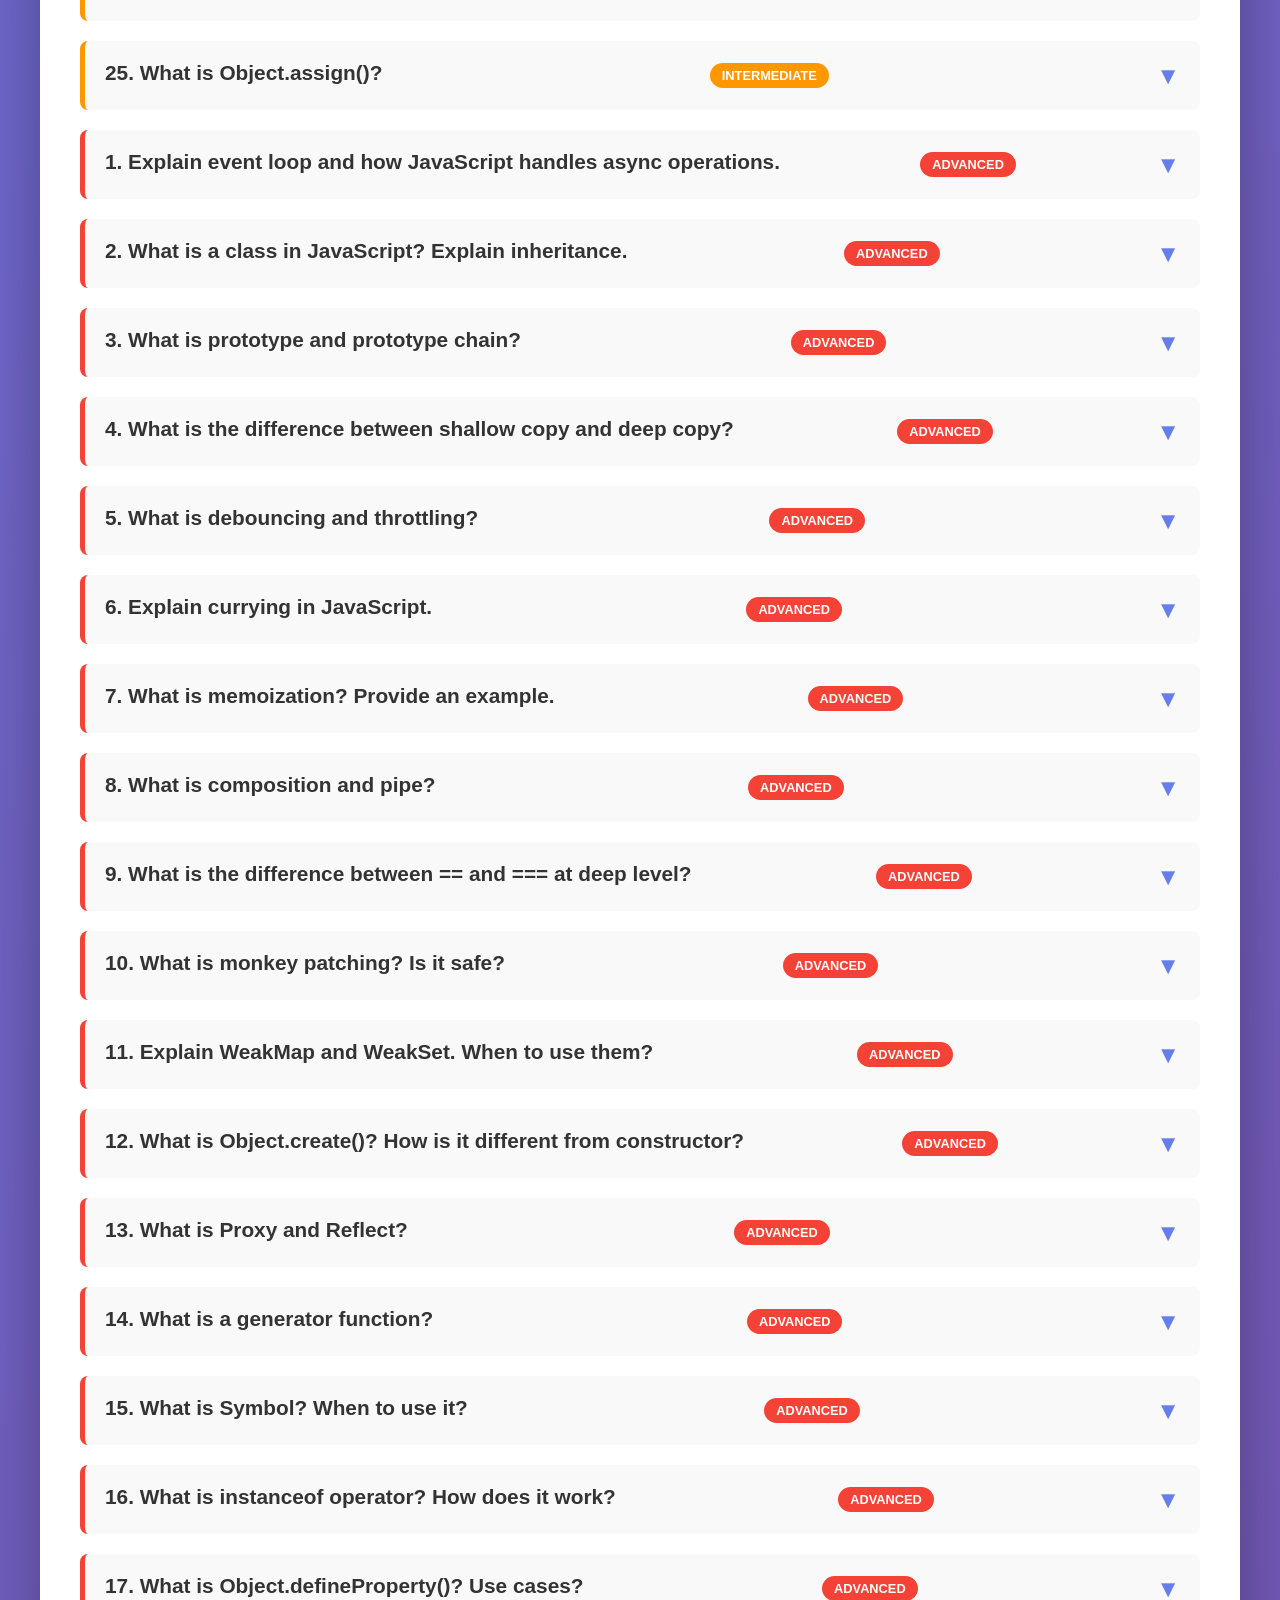
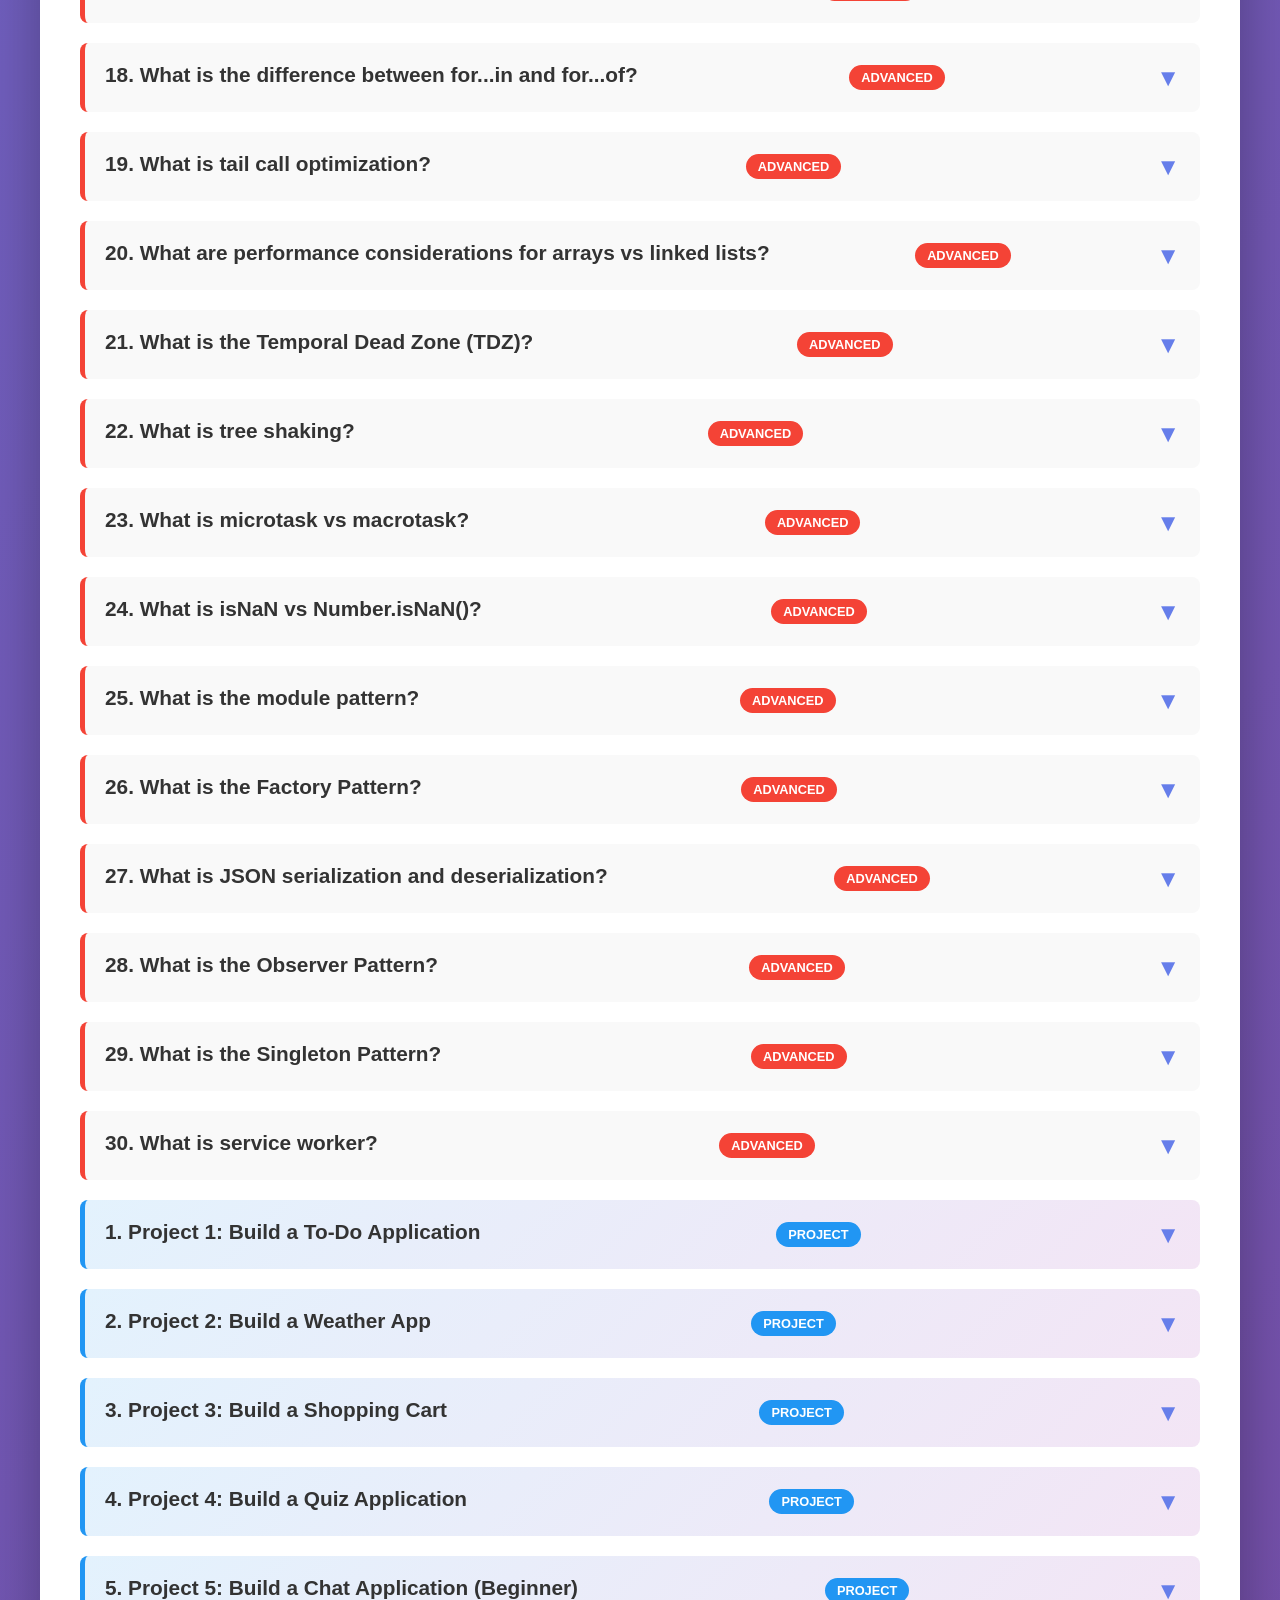
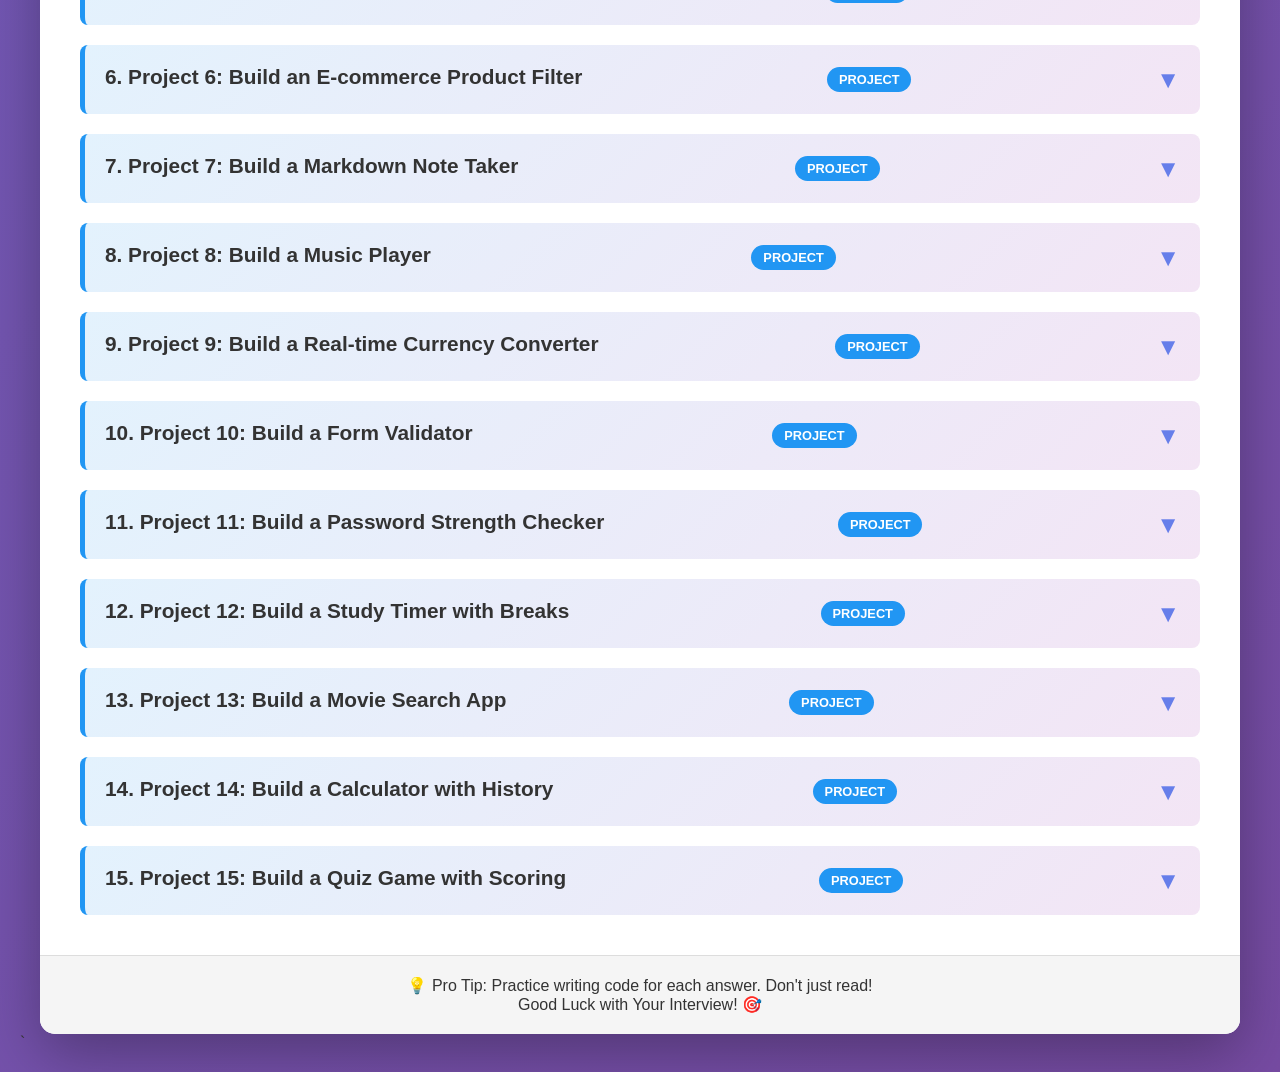
<file: javascript_interview_questions.html>
<!DOCTYPE html>
<html lang="en">
<head>
    <meta charset="UTF-8">
    <meta name="viewport" content="width=device-width, initial-scale=1.0">
    <title>JavaScript Interview Questions - Basic to Advanced</title>
    <style>
        * {
            margin: 0;
            padding: 0;
            box-sizing: border-box;
        }

        body {
            font-family: 'Segoe UI', Tahoma, Geneva, Verdana, sans-serif;
            background: linear-gradient(135deg, #667eea 0%, #764ba2 100%);
            color: #333;
            padding: 20px;
            min-height: 100vh;
        }

        .container {
            max-width: 1200px;
            margin: 0 auto;
            background: white;
            border-radius: 15px;
            box-shadow: 0 20px 60px rgba(0, 0, 0, 0.3);
            overflow: hidden;
        }

        header {
            background: linear-gradient(135deg, #667eea 0%, #764ba2 100%);
            color: white;
            padding: 40px 20px;
            text-align: center;
        }

        header h1 {
            font-size: 2.5em;
            margin-bottom: 10px;
            text-shadow: 2px 2px 4px rgba(0, 0, 0, 0.2);
        }

        header p {
            font-size: 1.1em;
            opacity: 0.9;
        }

        .content {
            padding: 40px;
        }

        .nav-buttons {
            display: flex;
            gap: 10px;
            margin-bottom: 30px;
            flex-wrap: wrap;
            justify-content: center;
        }

        .level-button {
            padding: 10px 20px;
            border: none;
            border-radius: 25px;
            cursor: pointer;
            font-size: 1em;
            font-weight: 600;
            transition: all 0.3s ease;
            background: #f0f0f0;
            color: #333;
        }

        .level-button:hover,
        .level-button.active {
            background: linear-gradient(135deg, #667eea 0%, #764ba2 100%);
            color: white;
            transform: translateY(-2px);
            box-shadow: 0 10px 20px rgba(102, 126, 234, 0.3);
        }

        .expand-controls {
            display: flex;
            gap: 10px;
            margin-bottom: 20px;
            justify-content: center;
        }

        .expand-btn {
            padding: 10px 20px;
            border: none;
            border-radius: 25px;
            cursor: pointer;
            font-size: 0.95em;
            font-weight: 600;
            background: linear-gradient(135deg, #667eea 0%, #764ba2 100%);
            color: white;
            transition: all 0.3s ease;
            box-shadow: 0 5px 15px rgba(102, 126, 234, 0.2);
        }

        .expand-btn:hover {
            transform: translateY(-2px);
            box-shadow: 0 10px 25px rgba(102, 126, 234, 0.3);
        }

        .expand-btn:active {
            transform: translateY(0px);
        }

        .questions-container {
            display: grid;
            gap: 20px;
        }

        .question-card {
            background: #f9f9f9;
            border-left: 5px solid #667eea;
            border-radius: 8px;
            padding: 20px;
            cursor: pointer;
            transition: all 0.3s ease;
            display: none;
        }

        .question-card.active {
            display: block;
        }

        .question-card:hover {
            background: #f0f0f0;
            box-shadow: 0 10px 25px rgba(0, 0, 0, 0.1);
            transform: translateX(5px);
        }

        .question-card.basic {
            border-left-color: #4CAF50;
        }

        .question-card.intermediate {
            border-left-color: #FF9800;
        }

        .question-card.advanced {
            border-left-color: #F44336;
        }

        .question-card.project {
            border-left-color: #2196F3;
            background: linear-gradient(135deg, #e3f2fd 0%, #f3e5f5 100%);
        }

        .question-header {
            display: flex;
            justify-content: space-between;
            align-items: center;
            cursor: pointer;
            user-select: none;
        }

        .question-title {
            font-size: 1.3em;
            font-weight: 600;
            color: #333;
            margin-bottom: 5px;
        }

        .difficulty-badge {
            display: inline-block;
            padding: 5px 12px;
            border-radius: 20px;
            font-size: 0.8em;
            font-weight: 600;
            text-transform: uppercase;
        }

        .difficulty-badge.basic {
            background: #4CAF50;
            color: white;
        }

        .difficulty-badge.intermediate {
            background: #FF9800;
            color: white;
        }

        .difficulty-badge.advanced {
            background: #F44336;
            color: white;
        }

        .difficulty-badge.project {
            background: #2196F3;
            color: white;
        }

        .toggle-icon {
            font-size: 1.5em;
            transition: transform 0.3s ease;
            color: #667eea;
        }

        .toggle-icon.open {
            transform: rotate(180deg);
        }

        .question-body {
            display: none;
            padding-top: 15px;
            border-top: 1px solid #e0e0e0;
            margin-top: 15px;
        }

        .question-body.open {
            display: block;
        }

        .answer {
            background: white;
            padding: 15px;
            border-radius: 5px;
            margin-top: 10px;
            border-left: 3px solid #667eea;
        }

        .answer h4 {
            color: #667eea;
            margin-bottom: 8px;
        }

        .code-block {
            background: #272822;
            color: #f8f8f2;
            padding: 12px;
            border-radius: 5px;
            overflow-x: auto;
            font-family: 'Courier New', monospace;
            font-size: 0.9em;
            margin: 10px 0;
            line-height: 1.4;
        }

        .keyword {
            color: #f92672;
        }

        .string {
            color: #e6db74;
        }

        .function {
            color: #a6e22e;
        }

        .comment {
            color: #75715e;
        }

        .number {
            color: #ae81ff;
        }

        .tip {
            background: #fff3cd;
            border-left: 4px solid #ffc107;
            padding: 12px;
            margin-top: 10px;
            border-radius: 3px;
        }

        .tip strong {
            color: #ff9800;
        }

        .stats {
            display: grid;
            grid-template-columns: repeat(auto-fit, minmax(200px, 1fr));
            gap: 15px;
            margin-bottom: 30px;
        }

        .stat-card {
            background: linear-gradient(135deg, #667eea 0%, #764ba2 100%);
            color: white;
            padding: 20px;
            border-radius: 10px;
            text-align: center;
        }

        .stat-number {
            font-size: 2.5em;
            font-weight: bold;
            margin-bottom: 5px;
        }

        .stat-label {
            font-size: 0.9em;
            opacity: 0.9;
        }

        footer {
            background: #f5f5f5;
            padding: 20px;
            text-align: center;
            border-top: 1px solid #ddd;
        }

        .no-questions-msg {
            text-align: center;
            color: #999;
            padding: 40px;
        }

        @media (max-width: 768px) {
            header h1 {
                font-size: 1.8em;
            }

            .content {
                padding: 20px;
            }

            .nav-buttons {
                flex-direction: column;
            }

            .level-button {
                width: 100%;
            }
        }
    </style>
</head>
<body>
    <div class="container">
        <header>
            <h1>🚀 JavaScript Interview Questions</h1>
            <p>Complete Guide: Basic to Advanced + Mini Projects</p>
        </header>

        <div class="content">
            <div class="stats">
                <div class="stat-card">
                    <div class="stat-number">30+</div>
                    <div class="stat-label">Basic Questions</div>
                </div>
                <div class="stat-card">
                    <div class="stat-number">30+</div>
                    <div class="stat-label">Intermediate Questions</div>
                </div>
                <div class="stat-card">
                    <div class="stat-number">30+</div>
                    <div class="stat-label">Advanced Questions</div>
                </div>
                <div class="stat-card">
                    <div class="stat-number">15</div>
                    <div class="stat-label">Mini Projects</div>
                </div>
            </div>

            <div class="nav-buttons">
                <button class="level-button active" onclick="filterQuestions('all', this)">All Questions</button>
                <button class="level-button" onclick="filterQuestions('basic', this)">Basic</button>
                <button class="level-button" onclick="filterQuestions('intermediate', this)">Intermediate</button>
                <button class="level-button" onclick="filterQuestions('advanced', this)">Advanced</button>
                <button class="level-button" onclick="filterQuestions('project', this)">Projects</button>
            </div>

            <div class="expand-controls">
                <button class="expand-btn" onclick="expandAllQuestions()">✓ Expand All</button>
                <button class="expand-btn" onclick="collapseAllQuestions()">✕ Collapse All</button>
            </div>

            <div class="questions-container" id="questionsContainer">
                <!-- Questions will be inserted here by JavaScript -->
            </div>
        </div>

        <footer>
            <p>💡 Pro Tip: Practice writing code for each answer. Don't just read!</p>
            <p>Good Luck with Your Interview! 🎯</p>
        </footer>
    </div>

    <script>
        let currentFilter = 'all';

        const questions = [
            // BASIC QUESTIONS
            {
                level: 'basic',
                number: 1,
                title: 'What is JavaScript? What are its main uses?',
                answer: `JavaScript is a high-level, interpreted programming language commonly used for:
                <ul style="margin-left: 20px; margin-top: 10px;">
                    <li>Client-side web development (DOM manipulation)</li>
                    <li>Creating interactive web pages</li>
                    <li>Server-side development (Node.js)</li>
                    <li>Mobile app development</li>
                    <li>Desktop applications (Electron)</li>
                </ul>
                <p style="margin-top: 10px;"><strong>Key Features:</strong> Lightweight, event-driven, functional programming support.</p>`
            },
            {
                level: 'basic',
                number: 2,
                title: 'Difference between var, let, and const?',
                answer: `<table style="width: 100%; border-collapse: collapse; margin-top: 10px;">
                    <tr style="background: #f0f0f0;">
                        <th style="border: 1px solid #ddd; padding: 10px;">Feature</th>
                        <th style="border: 1px solid #ddd; padding: 10px;">var</th>
                        <th style="border: 1px solid #ddd; padding: 10px;">let</th>
                        <th style="border: 1px solid #ddd; padding: 10px;">const</th>
                    </tr>
                    <tr>
                        <td style="border: 1px solid #ddd; padding: 10px;">Scope</td>
                        <td style="border: 1px solid #ddd; padding: 10px;">Function</td>
                        <td style="border: 1px solid #ddd; padding: 10px;">Block</td>
                        <td style="border: 1px solid #ddd; padding: 10px;">Block</td>
                    </tr>
                    <tr style="background: #fafafa;">
                        <td style="border: 1px solid #ddd; padding: 10px;">Reassign</td>
                        <td style="border: 1px solid #ddd; padding: 10px;">Yes</td>
                        <td style="border: 1px solid #ddd; padding: 10px;">Yes</td>
                        <td style="border: 1px solid #ddd; padding: 10px;">No</td>
                    </tr>
                    <tr>
                        <td style="border: 1px solid #ddd; padding: 10px;">Redeclare</td>
                        <td style="border: 1px solid #ddd; padding: 10px;">Yes</td>
                        <td style="border: 1px solid #ddd; padding: 10px;">No</td>
                        <td style="border: 1px solid #ddd; padding: 10px;">No</td>
                    </tr>
                    <tr style="background: #fafafa;">
                        <td style="border: 1px solid #ddd; padding: 10px;">Hoisting</td>
                        <td style="border: 1px solid #ddd; padding: 10px;">Undefined</td>
                        <td style="border: 1px solid #ddd; padding: 10px;">TDZ</td>
                        <td style="border: 1px solid #ddd; padding: 10px;">TDZ</td>
                    </tr>
                </table>
                <div class="tip"><strong>Best Practice:</strong> Use const by default, let when you need to reassign, avoid var.</div>`
            },
            {
                level: 'basic',
                number: 3,
                title: 'What are data types in JavaScript?',
                answer: `<strong>Primitive Types (immutable):</strong>
                <div class="code-block">
let num = 42; // Number
let str = "Hello"; // String
let bool = true; // Boolean
let undef = undefined; // Undefined
let nul = null; // Null
let sym = Symbol("id"); // Symbol (unique)
let big = 123n; // BigInt
                </div>
                <strong>Reference Types (mutable):</strong>
                <div class="code-block">
let obj = { name: "John" }; // Object
let arr = [1, 2, 3]; // Array
let func = function() {}; // Function
                </div>
                <div class="tip"><strong>Key Difference:</strong> Primitives are passed by value, references are passed by reference.</div>`
            },
            {
                level: 'basic',
                number: 4,
                title: 'What is hoisting in JavaScript?',
                answer: `<strong>Definition:</strong> Hoisting is JavaScript's default behavior of moving declarations to the top of their scope before code execution.
                <div class="code-block">
<span class="comment">// Function hoisting - works!</span>
console.<span class="function">log</span>(<span class="function">add</span>(<span class="number">5</span>, <span class="number">3</span>)); <span class="comment">// 8</span>

<span class="keyword">function</span> <span class="function">add</span>(a, b) {
    <span class="keyword">return</span> a + b;
}

<span class="comment">// Variable hoisting with var</span>
console.<span class="function">log</span>(x); <span class="comment">// undefined (not error!)</span>
<span class="keyword">var</span> x = <span class="number">5</span>;

<span class="comment">// Variable hoisting with let/const - Temporal Dead Zone</span>
<span class="comment">// console.log(y); // ReferenceError</span>
<span class="keyword">let</span> y = <span class="number">10</span>;
                </div>
                <div class="tip"><strong>Note:</strong> let and const are hoisted but not initialized (Temporal Dead Zone).</div>`
            },
            {
                level: 'basic',
                number: 5,
                title: 'What is the difference between == and ===?',
                answer: `<strong>== (Loose Equality):</strong> Compares values with type coercion.
                <div class="code-block">
<span class="number">5</span> == <span class="string">"5"</span> <span class="comment">// true (type coercion)</span>
<span class="keyword">null</span> == <span class="keyword">undefined</span> <span class="comment">// true</span>
<span class="number">0</span> == <span class="keyword">false</span> <span class="comment">// true</span>
                </div>
                <strong>=== (Strict Equality):</strong> Compares values without type coercion.
                <div class="code-block">
<span class="number">5</span> === <span class="string">"5"</span> <span class="comment">// false (different types)</span>
<span class="keyword">null</span> === <span class="keyword">undefined</span> <span class="comment">// false</span>
<span class="number">0</span> === <span class="keyword">false</span> <span class="comment">// false</span>
                </div>
                <div class="tip"><strong>Best Practice:</strong> Always use === to avoid unexpected behavior.</div>`
            },
            {
                level: 'basic',
                number: 6,
                title: 'What is a function? Different ways to create functions?',
                answer: `<strong>1. Function Declaration:</strong>
                <div class="code-block">
<span class="keyword">function</span> <span class="function">greet</span>(name) {
    <span class="keyword">return</span> <span class="string">"Hello, "</span> + name;
}
                </div>
                <strong>2. Function Expression:</strong>
                <div class="code-block">
<span class="keyword">const</span> add = <span class="keyword">function</span>(a, b) {
    <span class="keyword">return</span> a + b;
};
                </div>
                <strong>3. Arrow Function:</strong>
                <div class="code-block">
<span class="keyword">const</span> multiply = (a, b) => a * b;
<span class="keyword">const</span> square = x => x * x;
                </div>
                <div class="tip"><strong>Note:</strong> Arrow functions don't have their own 'this' binding.</div>`
            },
            {
                level: 'basic',
                number: 7,
                title: 'What is an array? Common array methods?',
                answer: `<strong>Array Declaration:</strong>
                <div class="code-block">
<span class="keyword">let</span> arr = [<span class="number">1</span>, <span class="number">2</span>, <span class="number">3</span>];
                </div>
                <strong>Common Methods:</strong>
                <div class="code-block">
arr.<span class="function">push</span>(<span class="number">4</span>); <span class="comment">// Add to end [1,2,3,4]</span>
arr.<span class="function">pop</span>(); <span class="comment">// Remove from end [1,2,3]</span>
arr.<span class="function">shift</span>(); <span class="comment">// Remove from start [2,3]</span>
arr.<span class="function">unshift</span>(<span class="number">1</span>); <span class="comment">// Add to start [1,2,3]</span>
arr.<span class="function">slice</span>(<span class="number">0</span>, <span class="number">2</span>); <span class="comment">// [1,2] (doesn't modify)</span>
arr.<span class="function">splice</span>(<span class="number">1</span>, <span class="number">1</span>); <span class="comment">// Remove and modify</span>
arr.<span class="function">indexOf</span>(<span class="number">2</span>); <span class="comment">// 1</span>
arr.<span class="function">includes</span>(<span class="number">2</span>); <span class="comment">// true</span>
                </div>`
            },
            {
                level: 'basic',
                number: 8,
                title: 'What is an object? How to access properties?',
                answer: `<strong>Object Declaration:</strong>
                <div class="code-block">
<span class="keyword">let</span> person = {
    name: <span class="string">"John"</span>,
    age: <span class="number">30</span>,
    <span class="function">greet</span>: <span class="keyword">function</span>() {
        <span class="keyword">return</span> <span class="string">"Hi"</span>;
    }
};
                </div>
                <strong>Accessing Properties:</strong>
                <div class="code-block">
<span class="comment">// Dot notation</span>
person.name; <span class="comment">// "John"</span>

<span class="comment">// Bracket notation</span>
person[<span class="string">"age"</span>]; <span class="comment">// 30</span>

<span class="comment">// Method call</span>
person.<span class="function">greet</span>(); <span class="comment">// "Hi"</span>
                </div>`
            },
            {
                level: 'basic',
                number: 9,
                title: 'What is the typeof operator? Give examples.',
                answer: `<strong>typeof returns the data type of a value:</strong>
                <div class="code-block">
<span class="keyword">typeof</span> <span class="number">42</span>; <span class="comment">// "number"</span>
<span class="keyword">typeof</span> <span class="string">"hello"</span>; <span class="comment">// "string"</span>
<span class="keyword">typeof</span> <span class="keyword">true</span>; <span class="comment">// "boolean"</span>
<span class="keyword">typeof</span> {}; <span class="comment">// "object"</span>
<span class="keyword">typeof</span> []; <span class="comment">// "object" (array is object)</span>
<span class="keyword">typeof</span> <span class="keyword">undefined</span>; <span class="comment">// "undefined"</span>
<span class="keyword">typeof</span> <span class="keyword">null</span>; <span class="comment">// "object" (quirk!)</span>
<span class="keyword">typeof</span> <span class="keyword">function</span>() {}; <span class="comment">// "function"</span>
                </div>
                <div class="tip"><strong>Quirk:</strong> typeof null returns "object" due to a bug in JavaScript.</div>`
            },
            {
                level: 'basic',
                number: 10,
                title: 'What is the difference between null and undefined?',
                answer: `<strong>undefined:</strong> Variable is declared but not assigned a value.
                <div class="code-block">
<span class="keyword">let</span> x;
console.<span class="function">log</span>(x); <span class="comment">// undefined</span>

<span class="keyword">function</span> <span class="function">test</span>() {
    <span class="comment">// no return</span>
}
test(); <span class="comment">// returns undefined</span>
                </div>
                <strong>null:</strong> Intentional assignment of no value.
                <div class="code-block">
<span class="keyword">let</span> y = <span class="keyword">null</span>;
console.<span class="function">log</span>(y); <span class="comment">// null</span>
                </div>
                <div class="tip"><strong>Key Difference:</strong> undefined is unintentional, null is intentional.</div>`
            },
            {
                level: 'basic',
                number: 11,
                title: 'What is string concatenation? Ways to concatenate?',
                answer: `<strong>1. Using + operator:</strong>
                <div class="code-block">
<span class="string">"Hello"</span> + <span class="string">" "</span> + <span class="string">"World"</span>; <span class="comment">// "Hello World"</span>
                </div>
                <strong>2. Using template literals (backticks):</strong>
                <div class="code-block">
<span class="keyword">const</span> name = <span class="string">"John"</span>;
<span class="string">\`Hello, \${name}!\`</span>; <span class="comment">// "Hello, John!"</span>
                </div>
                <strong>3. Using concat() method:</strong>
                <div class="code-block">
<span class="string">"Hello"</span>.<span class="function">concat</span>(<span class="string">" "</span>, <span class="string">"World"</span>); <span class="comment">// "Hello World"</span>
                </div>
                <div class="tip"><strong>Best Practice:</strong> Use template literals for better readability.</div>`
            },
            {
                level: 'basic',
                number: 12,
                title: 'What is NaN? How to check for NaN?',
                answer: `<strong>NaN (Not-a-Number):</strong> Result of invalid numeric operations.
                <div class="code-block">
<span class="number">0</span> / <span class="number">0</span>; <span class="comment">// NaN</span>
<span class="keyword">parseInt</span>(<span class="string">"hello"</span>); <span class="comment">// NaN</span>
<span class="string">"text"</span> * <span class="number">5</span>; <span class="comment">// NaN</span>
                </div>
                <strong>Checking for NaN:</strong>
                <div class="code-block">
<span class="keyword">let</span> x = NaN;
<span class="keyword">typeof</span> x; <span class="comment">// "number" (quirk!)</span>

<span class="comment">// Wrong way:</span>
x == NaN; <span class="comment">// false (NaN !== NaN)</span>

<span class="comment">// Right way:</span>
<span class="keyword">isNaN</span>(x); <span class="comment">// true</span>
Number.<span class="function">isNaN</span>(x); <span class="comment">// true (more reliable)</span>
Object.<span class="function">is</span>(x, NaN); <span class="comment">// true</span>
                </div>`
            },
            {
                level: 'basic',
                number: 13,
                title: 'What are comparison operators? List all.',
                answer: `<strong>List of Comparison Operators:</strong>
                <div class="code-block">
<span class="number">5</span> > <span class="number">3</span>; <span class="comment">// true (greater than)</span>
<span class="number">5</span> < <span class="number">3</span>; <span class="comment">// false (less than)</span>
<span class="number">5</span> >= <span class="number">5</span>; <span class="comment">// true (greater than or equal)</span>
<span class="number">3</span> <= <span class="number">5</span>; <span class="comment">// true (less than or equal)</span>
<span class="number">5</span> == <span class="number">5</span>; <span class="comment">// true (loose equality)</span>
<span class="number">5</span> === <span class="number">5</span>; <span class="comment">// true (strict equality)</span>
<span class="number">5</span> != <span class="number">3</span>; <span class="comment">// true (loose inequality)</span>
<span class="number">5</span> !== <span class="number">3</span>; <span class="comment">// true (strict inequality)</span>
                </div>`
            },
            {
                level: 'basic',
                number: 14,
                title: 'What are logical operators?',
                answer: `<strong>Logical Operators:</strong>
                <div class="code-block">
<span class="keyword">true</span> && <span class="keyword">false</span>; <span class="comment">// false (AND - both true)</span>
<span class="keyword">true</span> || <span class="keyword">false</span>; <span class="comment">// true (OR - at least one true)</span>
!<span class="keyword">true</span>; <span class="comment">// false (NOT - negation)</span>
                </div>
                <strong>Short-circuit behavior:</strong>
                <div class="code-block">
<span class="keyword">let</span> x = <span class="number">0</span>;
<span class="keyword">false</span> && (x = <span class="number">1</span>); <span class="comment">// x stays 0 (AND short-circuits)</span>
<span class="keyword">true</span> || (x = <span class="number">2</span>); <span class="comment">// x stays 0 (OR short-circuits)</span>
                </div>`
            },
            {
                level: 'basic',
                number: 15,
                title: 'What is a callback function?',
                answer: `<strong>Definition:</strong> A function passed to another function to be executed later.
                <div class="code-block">
<span class="keyword">function</span> <span class="function">greet</span>(name, <span class="function">callback</span>) {
    console.<span class="function">log</span>(<span class="string">"Hello, "</span> + name);
    <span class="function">callback</span>(); <span class="comment">// Execute callback</span>
}

<span class="keyword">function</span> <span class="function">sayGoodbye</span>() {
    console.<span class="function">log</span>(<span class="string">"Goodbye!"</span>);
}

<span class="function">greet</span>(<span class="string">"John"</span>, <span class="function">sayGoodbye</span>);
<span class="comment">// Output:</span>
<span class="comment">// Hello, John</span>
<span class="comment">// Goodbye!</span>
                </div>
                <div class="tip"><strong>Usage:</strong> Callbacks are used for async operations, event handling, and array methods.</div>`
            },
            {
                level: 'basic',
                number: 16,
                title: 'What is type coercion?',
                answer: `<strong>Type Coercion:</strong> Automatic conversion of values from one type to another.
                <div class="code-block">
<span class="string">"5"</span> + <span class="number">3</span>; <span class="comment">// "53" (number coerced to string)</span>
<span class="number">5</span> - <span class="string">"3"</span>; <span class="comment">// 2 (string coerced to number)</span>
<span class="number">5</span> * <span class="string">"2"</span>; <span class="comment">// 10</span>
!<span class="number">0</span>; <span class="comment">// true (0 is falsy)</span>
!!<span class="string">"hello"</span>; <span class="comment">// true (non-empty string is truthy)</span>
                </div>`
            },
            {
                level: 'basic',
                number: 17,
                title: 'What is the ternary operator?',
                answer: `<strong>Ternary Operator:</strong> Shorthand for if-else (condition ? trueValue : falseValue).
                <div class="code-block">
<span class="keyword">const</span> age = <span class="number">20</span>;
<span class="keyword">const</span> status = age >= <span class="number">18</span> ? <span class="string">"Adult"</span> : <span class="string">"Minor"</span>;
                </div>`
            },
            {
                level: 'basic',
                number: 18,
                title: 'What is method chaining?',
                answer: `<strong>Method Chaining:</strong> Calling multiple methods sequentially on same object.
                <div class="code-block">
<span class="string">"  Hello World  "</span>.<span class="function">trim</span>().<span class="function">toLowerCase</span>();
<span class="comment">// "hello world"</span>
                </div>`
            },
            {
                level: 'basic',
                number: 19,
                title: 'What is a Pure Function?',
                answer: `<strong>Pure Function:</strong> Returns same output for same input, no side effects.
                <div class="code-block">
<span class="keyword">function</span> <span class="function">add</span>(a, b) {
    <span class="keyword">return</span> a + b; <span class="comment">// Pure</span>
}
                </div>`
            },
            {
                level: 'basic',
                number: 20,
                title: 'What is event delegation?',
                answer: `<strong>Event Delegation:</strong> Attach single listener to parent for multiple children.
                <div class="code-block">
<span class="keyword">const</span> container = document.<span class="function">querySelector</span>(<span class="string">".container"</span>);
container.<span class="function">addEventListener</span>(<span class="string">"click"</span>, (e) => {
    <span class="keyword">if</span> (e.target.<span class="function">classList</span>.<span class="function">contains</span>(<span class="string">"btn"</span>)) {
        console.<span class="function">log</span>(<span class="string">"Button clicked"</span>);
    }
});
                </div>`
            },
            {
                level: 'basic',
                number: 21,
                title: 'What are getters and setters?',
                answer: `<strong>Getter:</strong> Gets property value. <strong>Setter:</strong> Sets property value.
                <div class="code-block">
<span class="keyword">const</span> user = {
    _age: <span class="number">0</span>,
    <span class="function">get</span> age() { <span class="keyword">return</span> <span class="keyword">this</span>._age; },
    <span class="function">set</span> age(value) { <span class="keyword">this</span>._age = value; }
};
                </div>`
            },
            {
                level: 'basic',
                number: 22,
                title: 'What is the void operator?',
                answer: `<strong>void Operator:</strong> Evaluates expression and returns undefined.
                <div class="code-block">
<span class="keyword">void</span> <span class="number">0</span>; <span class="comment">// undefined</span>
<span class="keyword">&lt;a</span> href=<span class="string">"javascript:void(0)"</span><span class="keyword">&gt;</span>Link<span class="keyword">&lt;/a&gt;</span>
                </div>`
            },
            {
                level: 'basic',
                number: 23,
                title: 'What is array indexing and length?',
                answer: `<strong>Array Indexing:</strong> Accessing elements by position (0-based).
                <div class="code-block">
<span class="keyword">const</span> arr = [<span class="string">"a"</span>, <span class="string">"b"</span>, <span class="string">"c"</span>];
arr[<span class="number">0</span>]; <span class="comment">// "a"</span>
arr.length; <span class="comment">// 3</span>
                </div>`
            },
            {
                level: 'basic',
                number: 24,
                title: 'What is a static method?',
                answer: `<strong>Static Method:</strong> Called on class, not instance.
                <div class="code-block">
<span class="keyword">class</span> <span class="function">Math2</span> {
    <span class="keyword">static</span> <span class="function">add</span>(a, b) {
        <span class="keyword">return</span> a + b;
    }
}
Math2.<span class="function">add</span>(<span class="number">5</span>, <span class="number">3</span>); <span class="comment">// 8</span>
                </div>`
            },
            {
                level: 'basic',
                number: 25,
                title: 'What is the difference between includes and indexOf?',
                answer: `<strong>includes():</strong> Returns true/false.
                <strong>indexOf():</strong> Returns index or -1.
                <div class="code-block">
<span class="keyword">const</span> arr = [<span class="number">1</span>, <span class="number">2</span>, <span class="number">3</span>];
arr.<span class="function">includes</span>(<span class="number">2</span>); <span class="comment">// true</span>
arr.<span class="function">indexOf</span>(<span class="number">2</span>); <span class="comment">// 1</span>
                </div>`
            },

            // INTERMEDIATE QUESTIONS
            {
                level: 'intermediate',
                number: 1,
                title: 'What is scope in JavaScript?',
                answer: `<strong>Scope:</strong> Determines where variables are accessible.
                <div class="code-block">
<span class="comment">// Global scope</span>
<span class="keyword">var</span> global = <span class="string">"global"</span>;

<span class="keyword">function</span> <span class="function">test</span>() {
    <span class="comment">// Function scope</span>
    <span class="keyword">let</span> local = <span class="string">"local"</span>;
    
    <span class="keyword">if</span> (<span class="keyword">true</span>) {
        <span class="comment">// Block scope</span>
        <span class="keyword">const</span> block = <span class="string">"block"</span>;
    }
}
                </div>
                <strong>Scope Chain:</strong> Variables are searched from inner to outer scope.
                <div class="tip"><strong>Best Practice:</strong> Use minimal scope necessary (const > let > var).</div>`
            },
            {
                level: 'intermediate',
                number: 2,
                title: 'What is closure? Provide a practical example.',
                answer: `<strong>Closure:</strong> Function that has access to outer function's variables.
                <div class="code-block">
<span class="keyword">function</span> <span class="function">createCounter</span>() {
    <span class="keyword">let</span> count = <span class="number">0</span>; <span class="comment">// Private variable</span>
    
    <span class="keyword">return</span> {
        <span class="function">increment</span>: <span class="keyword">function</span>() {
            count++;
            <span class="keyword">return</span> count;
        },
        <span class="function">getCount</span>: <span class="keyword">function</span>() {
            <span class="keyword">return</span> count;
        }
    };
}

<span class="keyword">const</span> counter = <span class="function">createCounter</span>();
counter.<span class="function">increment</span>(); <span class="comment">// 1</span>
counter.<span class="function">increment</span>(); <span class="comment">// 2</span>
counter.<span class="function">getCount</span>(); <span class="comment">// 2</span>
                </div>
                <div class="tip"><strong>Use Case:</strong> Creating private variables, data encapsulation, callbacks.</div>`
            },
            {
                level: 'intermediate',
                number: 3,
                title: 'What is "this" keyword? How does it work?',
                answer: `<strong>"this" refers to the object it belongs to.</strong>
                <div class="code-block">
<span class="keyword">const</span> person = {
    name: <span class="string">"John"</span>,
    <span class="function">greet</span>: <span class="keyword">function</span>() {
        console.<span class="function">log</span>(<span class="keyword">this</span>.name); <span class="comment">// "John"</span>
    }
};

person.<span class="function">greet</span>();
                </div>
                <strong>"this" in different contexts:</strong>
                <div class="code-block">
<span class="comment">// In global scope</span>
console.<span class="function">log</span>(<span class="keyword">this</span>); <span class="comment">// window (browser) or global (Node.js)</span>

<span class="comment">// In regular function</span>
<span class="keyword">function</span> <span class="function">test</span>() {
    console.<span class="function">log</span>(<span class="keyword">this</span>); <span class="comment">// global object</span>
}

<span class="comment">// In arrow function</span>
<span class="keyword">const</span> arrow = () => {
    console.<span class="function">log</span>(<span class="keyword">this</span>); <span class="comment">// parent's this</span>
}
                </div>`
            },
            {
                level: 'intermediate',
                number: 4,
                title: 'What are call(), apply(), and bind()?',
                answer: `<strong>These methods control what "this" refers to.</strong>
                <div class="code-block">
<span class="keyword">function</span> <span class="function">introduce</span>(greeting) {
    <span class="keyword">return</span> greeting + <span class="string">", "</span> + <span class="keyword">this</span>.name;
}

<span class="keyword">const</span> person1 = { name: <span class="string">"John"</span> };
<span class="keyword">const</span> person2 = { name: <span class="string">"Jane"</span> };

<span class="comment">// call() - execute immediately</span>
<span class="function">introduce</span>.<span class="function">call</span>(person1, <span class="string">"Hi"</span>); <span class="comment">// "Hi, John"</span>

<span class="comment">// apply() - similar to call but takes array</span>
<span class="function">introduce</span>.<span class="function">apply</span>(person2, [<span class="string">"Hello"</span>]); <span class="comment">// "Hello, Jane"</span>

<span class="comment">// bind() - returns new function with fixed 'this'</span>
<span class="keyword">const</span> boundFunc = <span class="function">introduce</span>.<span class="function">bind</span>(person1);
<span class="function">boundFunc</span>(<span class="string">"Hey"</span>); <span class="comment">// "Hey, John"</span>
                </div>`
            },
            {
                level: 'intermediate',
                number: 5,
                title: 'What are higher-order functions?',
                answer: `<strong>Higher-Order Functions:</strong> Functions that take or return other functions.
                <div class="code-block">
<span class="comment">// Function as parameter</span>
<span class="keyword">function</span> <span class="function">execute</span>(func, value) {
    <span class="keyword">return</span> <span class="function">func</span>(value);
}

<span class="function">execute</span>(<span class="keyword">x</span> => x * <span class="number">2</span>, <span class="number">5</span>); <span class="comment">// 10</span>

<span class="comment">// Function returning function</span>
<span class="keyword">function</span> <span class="function">createMultiplier</span>(factor) {
    <span class="keyword">return</span> <span class="keyword">x</span> => x * factor;
}

<span class="keyword">const</span> double = <span class="function">createMultiplier</span>(<span class="number">2</span>);
<span class="function">double</span>(<span class="number">5</span>); <span class="comment">// 10</span>
                </div>
                <div class="tip"><strong>Examples:</strong> map(), filter(), reduce(), setTimeout().</div>`
            },
            {
                level: 'intermediate',
                number: 6,
                title: 'Explain map(), filter(), and reduce().',
                answer: `<strong>map():</strong> Transform each element.
                <div class="code-block">
<span class="keyword">const</span> nums = [<span class="number">1</span>, <span class="number">2</span>, <span class="number">3</span>];
<span class="keyword">const</span> doubled = nums.<span class="function">map</span>(x => x * <span class="number">2</span>);
<span class="comment">// [2, 4, 6]</span>
                </div>
                <strong>filter():</strong> Keep elements that pass test.
                <div class="code-block">
<span class="keyword">const</span> evens = nums.<span class="function">filter</span>(x => x % <span class="number">2</span> === <span class="number">0</span>);
<span class="comment">// [2]</span>
                </div>
                <strong>reduce():</strong> Combine elements into single value.
                <div class="code-block">
<span class="keyword">const</span> sum = nums.<span class="function">reduce</span>((acc, x) => acc + x, <span class="number">0</span>);
<span class="comment">// 6</span>
                </div>
                <div class="tip"><strong>All are non-mutating:</strong> Don't modify original array.</div>`
            },
            {
                level: 'intermediate',
                number: 7,
                title: 'What is destructuring? Examples?',
                answer: `<strong>Array Destructuring:</strong>
                <div class="code-block">
<span class="keyword">const</span> [first, second, ...rest] = [<span class="number">1</span>, <span class="number">2</span>, <span class="number">3</span>, <span class="number">4</span>];
<span class="comment">// first = 1, second = 2, rest = [3, 4]</span>
                </div>
                <strong>Object Destructuring:</strong>
                <div class="code-block">
<span class="keyword">const</span> { name, age } = { name: <span class="string">"John"</span>, age: <span class="number">30</span> };
<span class="comment">// name = "John", age = 30</span>

<span class="comment">// With renaming</span>
<span class="keyword">const</span> { name: personName } = { name: <span class="string">"John"</span> };

<span class="comment">// With defaults</span>
<span class="keyword">const</span> { country = <span class="string">"USA"</span> } = { name: <span class="string">"John"</span> };
<span class="comment">// country = "USA"</span>
                </div>`
            },
            {
                level: 'intermediate',
                number: 8,
                title: 'What is spread operator (...)?',
                answer: `<strong>Spreading Arrays:</strong>
                <div class="code-block">
<span class="keyword">const</span> arr1 = [<span class="number">1</span>, <span class="number">2</span>];
<span class="keyword">const</span> arr2 = [<span class="number">3</span>, <span class="number">4</span>];
<span class="keyword">const</span> merged = [...arr1, ...arr2]; <span class="comment">// [1, 2, 3, 4]</span>

<span class="keyword">const</span> copy = [...arr1]; <span class="comment">// Shallow copy</span>
                </div>
                <strong>Spreading Objects:</strong>
                <div class="code-block">
<span class="keyword">const</span> obj1 = { name: <span class="string">"John"</span> };
<span class="keyword">const</span> obj2 = { age: <span class="number">30</span> };
<span class="keyword">const</span> merged = { ...obj1, ...obj2 };
<span class="comment">// { name: "John", age: 30 }</span>

<span class="keyword">const</span> override = { ...obj1, name: <span class="string">"Jane"</span> };
<span class="comment">// { name: "Jane" }</span>
                </div>`
            },
            {
                level: 'intermediate',
                number: 9,
                title: 'What is rest parameter?',
                answer: `<strong>Rest Parameter (...):</strong> Capture remaining arguments into array.
                <div class="code-block">
<span class="keyword">function</span> <span class="function">sum</span>(...nums) {
    <span class="keyword">return</span> nums.<span class="function">reduce</span>((a, b) => a + b, <span class="number">0</span>);
}

<span class="function">sum</span>(<span class="number">1</span>, <span class="number">2</span>, <span class="number">3</span>); <span class="comment">// 6</span>
<span class="function">sum</span>(<span class="number">1</span>, <span class="number">2</span>, <span class="number">3</span>, <span class="number">4</span>, <span class="number">5</span>); <span class="comment">// 15</span>

<span class="comment">// Combined with regular parameters</span>
<span class="keyword">function</span> <span class="function">greet</span>(greeting, ...names) {
    console.<span class="function">log</span>(greeting + <span class="string">": "</span> + names.<span class="function">join</span>(<span class="string">", "</span>));
}

<span class="function">greet</span>(<span class="string">"Hi"</span>, <span class="string">"John"</span>, <span class="string">"Jane"</span>); <span class="comment">// "Hi: John, Jane"</span>
                </div>`
            },
            {
                level: 'intermediate',
                number: 10,
                title: 'What is Promise? What are its states?',
                answer: `<strong>Promise:</strong> Represents eventual completion/failure of async operation.
                <div class="code-block">
<span class="keyword">const</span> promise = <span class="keyword">new</span> Promise((resolve, reject) => {
    <span class="keyword">setTimeout</span>(() => {
        resolve(<span class="string">"Success!"</span>);
    }, <span class="number">1000</span>);
});

promise
    .<span class="function">then</span>(result => console.<span class="function">log</span>(result))
    .<span class="function">catch</span>(error => console.<span class="function">log</span>(error))
    .<span class="function">finally</span>(() => console.<span class="function">log</span>(<span class="string">"Done"</span>));
                </div>
                <strong>Three States:</strong>
                <ul style="margin-left: 20px; margin-top: 10px;">
                    <li><strong>Pending:</strong> Initial state (operation not yet finished)</li>
                    <li><strong>Fulfilled (Resolved):</strong> Operation completed successfully</li>
                    <li><strong>Rejected:</strong> Operation failed</li>
                </ul>`
            },
            {
                level: 'intermediate',
                number: 11,
                title: 'What is async/await? How different from promises?',
                answer: `<strong>async/await:</strong> Syntactic sugar over promises, makes async code look sync.
                <div class="code-block">
<span class="keyword">async function</span> <span class="function">fetchData</span>() {
    <span class="keyword">try</span> {
        <span class="keyword">const</span> response = <span class="keyword">await</span> <span class="function">fetch</span>(<span class="string">"/api/data"</span>);
        <span class="keyword">const</span> data = <span class="keyword">await</span> response.<span class="function">json</span>();
        <span class="keyword">return</span> data;
    } <span class="keyword">catch</span> (error) {
        console.<span class="function">log</span>(error);
    }
}
                </div>
                <strong>vs Promise approach:</strong>
                <div class="code-block">
<span class="function">fetch</span>(<span class="string">"/api/data"</span>)
    .<span class="function">then</span>(res => res.<span class="function">json</span>())
    .<span class="function">then</span>(data => console.<span class="function">log</span>(data))
    .<span class="function">catch</span>(err => console.<span class="function">log</span>(err));
                </div>
                <div class="tip"><strong>Advantage:</strong> Cleaner, easier to read, easier error handling.</div>`
            },
            {
                level: 'intermediate',
                number: 12,
                title: 'What is JSON? How to parse and stringify?',
                answer: `<strong>JSON (JavaScript Object Notation):</strong> Data format for data exchange.
                <div class="code-block">
<span class="keyword">const</span> user = { name: <span class="string">"John"</span>, age: <span class="number">30</span> };

<span class="comment">// Convert object to JSON string</span>
<span class="keyword">const</span> json = JSON.<span class="function">stringify</span>(user);
<span class="comment">// '{"name":"John","age":30}'</span>

<span class="comment">// Parse JSON string to object</span>
<span class="keyword">const</span> parsed = JSON.<span class="function">parse</span>(json);
<span class="comment">// { name: "John", age: 30 }</span>

<span class="comment">// Pretty print with indentation</span>
<span class="keyword">const</span> pretty = JSON.<span class="function">stringify</span>(user, <span class="keyword">null</span>, <span class="number">2</span>);
                </div>`
            },
            {
                level: 'intermediate',
                number: 13,
                title: 'What are template literals?',
                answer: `<strong>Template Literals:</strong> String with embedded expressions using backticks.
                <div class="code-block">
<span class="keyword">const</span> name = <span class="string">"John"</span>;
<span class="keyword">const</span> age = <span class="number">30</span>;

<span class="comment">// Simple interpolation</span>
<span class="string">\`Hello, \${name}!\`</span>; <span class="comment">// "Hello, John!"</span>

<span class="comment">// With expressions</span>
<span class="string">\`In 5 years: \${age + 5}\`</span>; <span class="comment">// "In 5 years: 35"</span>

<span class="comment">// Multi-line strings</span>
<span class="keyword">const</span> html = \`
    &lt;div&gt;
        &lt;p&gt;\${name}&lt;/p&gt;
    &lt;/div&gt;
\`;
                </div>`
            },
            {
                level: 'intermediate',
                number: 14,
                title: 'What is the difference between Set and Map?',
                answer: `<strong>Set:</strong> Collection of unique values.
                <div class="code-block">
<span class="keyword">const</span> set = <span class="keyword">new</span> Set([<span class="number">1</span>, <span class="number">2</span>, <span class="number">2</span>, <span class="number">3</span>]);
<span class="comment">// Set { 1, 2, 3 } - duplicates removed</span>

set.<span class="function">add</span>(<span class="number">4</span>);
set.<span class="function">has</span>(<span class="number">2</span>); <span class="comment">// true</span>
set.<span class="function">delete</span>(<span class="number">2</span>);
set.size; <span class="comment">// 3</span>
                </div>
                <strong>Map:</strong> Collection of key-value pairs.
                <div class="code-block">
<span class="keyword">const</span> map = <span class="keyword">new</span> Map();
map.<span class="function">set</span>(<span class="string">"name"</span>, <span class="string">"John"</span>);
map.<span class="function">set</span>(<span class="string">"age"</span>, <span class="number">30</span>);

map.<span class="function">get</span>(<span class="string">"name"</span>); <span class="comment">// "John"</span>
map.<span class="function">has</span>(<span class="string">"age"</span>); <span class="comment">// true</span>
map.size; <span class="comment">// 2</span>
                </div>`
            },
            {
                level: 'intermediate',
                number: 15,
                title: 'What are optional chaining (?.) and nullish coalescing (??)?',
                answer: `<strong>Optional Chaining (?.):</strong> Safe access to nested properties.
                <div class="code-block">
<span class="keyword">const</span> user = { name: <span class="string">"John"</span> };

user?.name; <span class="comment">// "John"</span>
user?.address?.city; <span class="comment">// undefined (no error)</span>
user?.phone?.number; <span class="comment">// undefined (safe)</span>
                </div>
                <strong>Nullish Coalescing (??):</strong> Default value for null/undefined.
                <div class="code-block">
<span class="keyword">const</span> x = <span class="keyword">null</span>;
<span class="keyword">const</span> y = x ?? <span class="string">"default"</span>; <span class="comment">// "default"</span>

<span class="keyword">const</span> a = <span class="number">0</span>;
<span class="keyword">const</span> b = a ?? <span class="number">10</span>; <span class="comment">// 0 (0 is not null)</span>

<span class="comment">// vs || operator</span>
<span class="keyword">const</span> c = <span class="number">0</span> || <span class="number">10</span>; <span class="comment">// 10 (0 is falsy)</span>
                </div>`
            },
            {
                level: 'intermediate',
                number: 16,
                title: 'What is a polyfill?',
                answer: `<strong>Polyfill:</strong> Code that provides functionality for older browsers.
                <div class="code-block">
<span class="keyword">if</span> (!Array.prototype.<span class="function">includes</span>) {
    Array.prototype.<span class="function">includes</span> = <span class="keyword">function</span>(value) {
        <span class="keyword">return</span> <span class="keyword">this</span>.<span class="function">indexOf</span>(value) !== -<span class="number">1</span>;
    };
}
                </div>`
            },
            {
                level: 'intermediate',
                number: 17,
                title: 'What is event bubbling vs capturing?',
                answer: `<strong>Bubbling:</strong> Child → Parent. <strong>Capturing:</strong> Parent → Child.
                <div class="code-block">
element.<span class="function">addEventListener</span>(<span class="string">"click"</span>, handler, <span class="keyword">false</span>); <span class="comment">// Bubbling</span>
element.<span class="function">addEventListener</span>(<span class="string">"click"</span>, handler, <span class="keyword">true</span>); <span class="comment">// Capturing</span>
                </div>`
            },
            {
                level: 'intermediate',
                number: 18,
                title: 'What is the difference between slice and splice?',
                answer: `<strong>slice():</strong> Non-mutating, returns new array.
                <strong>splice():</strong> Mutating, modifies original.
                <div class="code-block">
<span class="keyword">const</span> arr = [<span class="number">1</span>, <span class="number">2</span>, <span class="number">3</span>];
arr.<span class="function">slice</span>(<span class="number">1</span>); <span class="comment">// [2, 3]</span>
arr.<span class="function">splice</span>(<span class="number">1</span>, <span class="number">1</span>); <span class="comment">// [2] - arr now [1, 3]</span>
                </div>`
            },
            {
                level: 'intermediate',
                number: 19,
                title: 'What is the flat() and flatMap() method?',
                answer: `<strong>flat():</strong> Flattens nested arrays.
                <div class="code-block">
[<span class="number">1</span>, [<span class="number">2</span>, [<span class="number">3</span>]]].<span class="function">flat</span>(<span class="number">2</span>); <span class="comment">// [1, 2, 3]</span>
[<span class="number">1</span>, <span class="number">2</span>].<span class="function">flatMap</span>(x => [x, x * <span class="number">2</span>]); <span class="comment">// [1, 2, 2, 4]</span>
                </div>`
            },
            {
                level: 'intermediate',
                number: 20,
                title: 'What is forEach() and what does it return?',
                answer: `<strong>forEach():</strong> Iterates over elements, returns undefined.
                <div class="code-block">
[<span class="number">1</span>, <span class="number">2</span>].<span class="function">forEach</span>((v, i) => console.<span class="function">log</span>(v, i));
<span class="comment">// Not chainable, returns undefined</span>
                </div>`
            },
            {
                level: 'intermediate',
                number: 21,
                title: 'What is findIndex() method?',
                answer: `<strong>findIndex():</strong> Returns index of first matching element.
                <div class="code-block">
[<span class="number">1</span>, <span class="number">2</span>, <span class="number">3</span>].<span class="function">findIndex</span>(x => x > <span class="number">2</span>); <span class="comment">// 2</span>
[<span class="number">1</span>, <span class="number">2</span>].<span class="function">findIndex</span>(x => x > <span class="number">10</span>); <span class="comment">// -1</span>
                </div>`
            },
            {
                level: 'intermediate',
                number: 22,
                title: 'What is Promise.all() vs Promise.race()?',
                answer: `<strong>all():</strong> All succeed or reject.
                <strong>race():</strong> First to settle wins.
                <div class="code-block">
Promise.<span class="function">all</span>([p1, p2]); <span class="comment">// Waits for all</span>
Promise.<span class="function">race</span>([p1, p2]); <span class="comment">// First result</span>
                </div>`
            },
            {
                level: 'intermediate',
                number: 23,
                title: 'What is Promise.allSettled()?',
                answer: `<strong>allSettled():</strong> Returns results of all (fulfilled/rejected).
                <div class="code-block">
Promise.<span class="function">allSettled</span>([
   Promise.<span class="function">resolve</span>(<span class="number">1</span>),
    Promise.<span class="function">reject</span>(<span class="string">"err"</span>)
]);<span class="comment">// Both results returned</span>
                </div>`
            },
            {
                level: 'intermediate',
                number: 24,
                title: 'What is the difference between Object.keys() and Object.entries()?',
                answer: `<strong>keys():</strong> Returns keys only.
                <strong>entries():</strong> Returns [key, value] pairs.
                <div class="code-block">
<span class="keyword">const</span> obj = {a: <span class="number">1</span>, b: <span class="number">2</span>};
Object.<span class="function">keys</span>(obj); <span class="comment">// ['a', 'b']</span>
Object.<span class="function">entries</span>(obj); <span class="comment">// [['a',1], ['b',2]]</span>
                </div>`
            },
            {
                level: 'intermediate',
                number: 25,
                title: 'What is Object.assign()?',
                answer: `<strong>assign():</strong> Merges objects (shallow copy).
                <div class="code-block">
<span class="keyword">const</span> obj1 = {a: <span class="number">1</span>};
<span class="keyword">const</span> obj2 = {b: <span class="number">2</span>};
Object.<span class="function">assign</span>({}, obj1, obj2); <span class="comment">// {a:1, b:2}</span>
                </div>`
            },

            // ADVANCED QUESTIONS
            {
                level: 'advanced',
                number: 1,
                title: 'Explain event loop and how JavaScript handles async operations.',
                answer: `<strong>Event Loop:</strong> JavaScript is single-threaded but handles async operations via event loop.
                <div class="code-block">
console.<span class="function">log</span>(<span class="string">"1"</span>); <span class="comment">// Synchronous</span>

<span class="keyword">setTimeout</span>(() => {
    console.<span class="function">log</span>(<span class="string">"2"</span>); <span class="comment">// Async (goes to event queue)</span>
}, <span class="number">0</span>);

Promise.<span class="function">resolve</span>().<span class="function">then</span>(() => {
    console.<span class="function">log</span>(<span class="string">"3"</span>); <span class="comment">// Microtask (higher priority)</span>
});

console.<span class="function">log</span>(<span class="string">"4"</span>); <span class="comment">// Synchronous</span>

<span class="comment">// Output: 1, 4, 3, 2</span>
                </div>
                <strong>Order of Execution:</strong>
                <ol style="margin-left: 20px;">
                    <li>Synchronous code (call stack)</li>
                    <li>Microtasks (Promises, async/await)</li>
                    <li>Macrotasks (setTimeout, setInterval)</li>
                </ol>`
            },
            {
                level: 'advanced',
                number: 2,
                title: 'What is a class in JavaScript? Explain inheritance.',
                answer: `<strong>ES6 Class:</strong> Syntactic sugar over prototype-based inheritance.
                <div class="code-block">
<span class="keyword">class</span> <span class="function">Animal</span> {
    <span class="function">constructor</span>(name) {
        <span class="keyword">this</span>.name = name;
    }
    
    <span class="function">speak</span>() {
        <span class="keyword">return</span> <span class="keyword">this</span>.name + <span class="string">" makes sound"</span>;
    }
}

<span class="keyword">class</span> <span class="function">Dog</span> <span class="keyword">extends</span> Animal {
    <span class="function">constructor</span>(name, breed) {
        <span class="keyword">super</span>(name);
        <span class="keyword">this</span>.breed = breed;
    }
    
    <span class="function">speak</span>() {
        <span class="keyword">return</span> <span class="keyword">this</span>.name + <span class="string">" barks"</span>;
    }
}

<span class="keyword">const</span> dog = <span class="keyword">new</span> <span class="function">Dog</span>(<span class="string">"Max"</span>, <span class="string">"Labrador"</span>);
dog.<span class="function">speak</span>(); <span class="comment">// "Max barks"</span>
                </div>`
            },
            {
                level: 'advanced',
                number: 3,
                title: 'What is prototype and prototype chain?',
                answer: `<strong>Prototype:</strong> Object that provides shared properties/methods.
                <div class="code-block">
<span class="keyword">function</span> <span class="function">Person</span>(name) {
    <span class="keyword">this</span>.name = name;
}

Person.prototype.<span class="function">greet</span> = <span class="keyword">function</span>() {
    <span class="keyword">return</span> <span class="string">"Hello, "</span> + <span class="keyword">this</span>.name;
};

<span class="keyword">const</span> john = <span class="keyword">new</span> <span class="function">Person</span>(<span class="string">"John"</span>);
john.<span class="function">greet</span>(); <span class="comment">// "Hello, John"</span>
                </div>
                <strong>Prototype Chain:</strong> Property lookup goes up the chain.
                <div class="code-block">
john.greet <span class="comment">// Found in Person.prototype</span>
john.toString <span class="comment">// Found in Object.prototype</span>
john.nonexistent <span class="comment">// undefined (reached end of chain)</span>
                </div>
                <div class="tip"><strong>Key Concept:</strong> Every object has __proto__ pointing to its prototype.</div>`
            },
            {
                level: 'advanced',
                number: 4,
                title: 'What is the difference between shallow copy and deep copy?',
                answer: `<strong>Shallow Copy:</strong> Only copies top level, nested objects are referenced.
                <div class="code-block">
<span class="keyword">const</span> original = { name: <span class="string">"John"</span>, address: { city: <span class="string">"NY"</span> } };
<span class="keyword">const</span> shallow = { ...original };

shallow.name = <span class="string">"Jane"</span>; <span class="comment">// Doesn't affect original</span>
shallow.address.city = <span class="string">"LA"</span>; <span class="comment">// AFFECTS original!</span>
                </div>
                <strong>Deep Copy:</strong> Copies all levels, nested objects are duplicated.
                <div class="code-block">
<span class="keyword">const</span> deepCopy = JSON.<span class="function">parse</span>(JSON.<span class="function">stringify</span>(original));
deepCopy.address.city = <span class="string">"LA"</span>; <span class="comment">// Doesn't affect original</span>

<span class="comment">// Or using structuredClone (newer)</span>
<span class="keyword">const</span> deepCopy2 = <span class="function">structuredClone</span>(original);
                </div>`
            },
            {
                level: 'advanced',
                number: 5,
                title: 'What is debouncing and throttling?',
                answer: `<strong>Debouncing:</strong> Execute function after delay (useful for search, resize).
                <div class="code-block">
<span class="keyword">function</span> <span class="function">debounce</span>(func, delay) {
    <span class="keyword">let</span> timerId;
    <span class="keyword">return</span> <span class="keyword">function</span>(...args) {
        <span class="keyword">clearTimeout</span>(timerId);
        timerId = <span class="keyword">setTimeout</span>(() => <span class="function">func</span>(...args), delay);
    };
}

<span class="keyword">const</span> search = <span class="function">debounce</span>((term) => {
    console.<span class="function">log</span>(<span class="string">"Searching for:"</span>, term);
}, <span class="number">500</span>);
                </div>
                <strong>Throttling:</strong> Execute function at regular intervals (useful for scroll).
                <div class="code-block">
<span class="keyword">function</span> <span class="function">throttle</span>(func, limit) {
    <span class="keyword">let</span> lastCall = <span class="number">0</span>;
    <span class="keyword">return</span> <span class="keyword">function</span>(...args) {
        <span class="keyword">const</span> now = Date.<span class="function">now</span>();
        <span class="keyword">if</span> (now - lastCall >= limit) {
            <span class="function">func</span>(...args);
            lastCall = now;
        }
    };
}
                </div>`
            },
            {
                level: 'advanced',
                number: 6,
                title: 'Explain currying in JavaScript.',
                answer: `<strong>Currying:</strong> Breaking down function with multiple args into sequence of functions.
                <div class="code-block">
<span class="comment">// Normal function</span>
<span class="keyword">function</span> <span class="function">add</span>(a, b, c) {
    <span class="keyword">return</span> a + b + c;
}
<span class="function">add</span>(<span class="number">1</span>, <span class="number">2</span>, <span class="number">3</span>); <span class="comment">// 6</span>

<span class="comment">// Curried function</span>
<span class="keyword">const</span> curriedAdd = (a) => (b) => (c) => a + b + c;
<span class="function">curriedAdd</span>(<span class="number">1</span>)(<span class="number">2</span>)(<span class="number">3</span>); <span class="comment">// 6</span>

<span class="comment">// Partial application</span>
<span class="keyword">const</span> add5 = <span class="function">curriedAdd</span>(<span class="number">5</span>);
<span class="function">add5</span>(<span class="number">2</span>)(<span class="number">3</span>); <span class="comment">// 10</span>
                </div>`
            },
            {
                level: 'advanced',
                number: 7,
                title: 'What is memoization? Provide an example.',
                answer: `<strong>Memoization:</strong> Cache function results to avoid recalculation.
                <div class="code-block">
<span class="keyword">function</span> <span class="function">memoize</span>(func) {
    <span class="keyword">const</span> cache = {};
    <span class="keyword">return</span> <span class="keyword">function</span>(...args) {
        <span class="keyword">const</span> key = JSON.<span class="function">stringify</span>(args);
        <span class="keyword">if</span> (key <span class="keyword">in</span> cache) {
            <span class="keyword">return</span> cache[key];
        }
        <span class="keyword">const</span> result = <span class="function">func</span>(...args);
        cache[key] = result;
        <span class="keyword">return</span> result;
    };
}

<span class="keyword">const</span> fibonacci = <span class="function">memoize</span>((n) => {
    <span class="keyword">if</span> (n <= <span class="number">1</span>) <span class="keyword">return</span> n;
    <span class="keyword">return</span> <span class="function">fibonacci</span>(n - <span class="number">1</span>) + <span class="function">fibonacci</span>(n - <span class="number">2</span>);
});

<span class="function">fibonacci</span>(<span class="number">10</span>); <span class="comment">// Much faster!</span>
                </div>`
            },
            {
                level: 'advanced',
                number: 8,
                title: 'What is composition and pipe?',
                answer: `<strong>Function Composition:</strong> Combine functions to create new function.
                <div class="code-block">
<span class="keyword">const</span> add1 = x => x + <span class="number">1</span>;
<span class="keyword">const</span> double = x => x * <span class="number">2</span>;

<span class="comment">// Compose function (right to left)</span>
<span class="keyword">const</span> <span class="function">compose</span> = (...fns) => x => fns.<span class="function">reduceRight</span>((acc, fn) => <span class="function">fn</span>(acc), x);
<span class="keyword">const</span> composed = <span class="function">compose</span>(double, add1);
<span class="function">composed</span>(<span class="number">2</span>); <span class="comment">// (2+1)*2 = 6</span>

<span class="comment">// Pipe function (left to right)</span>
<span class="keyword">const</span> <span class="function">pipe</span> = (...fns) => x => fns.<span class="function">reduce</span>((acc, fn) => <span class="function">fn</span>(acc), x);
<span class="keyword">const</span> piped = <span class="function">pipe</span>(add1, double);
<span class="function">piped</span>(<span class="number">2</span>); <span class="comment">// (2+1)*2 = 6</span>
                </div>`
            },
            {
                level: 'advanced',
                number: 9,
                title: 'What is the difference between == and === at deep level?',
                answer: `<strong>== (Loose Equality):</strong> Uses type coercion rules.
                <div class="code-block">
<span class="string">""</span> == <span class="number">0</span>; <span class="comment">// true (string coerced to number)</span>
<span class="string">""</span> == <span class="keyword">false</span>; <span class="comment">// true</span>
<span class="number">0</span> == <span class="keyword">false</span>; <span class="comment">// true</span>
<span class="keyword">null</span> == <span class="keyword">undefined</span>; <span class="comment">// true (special case)</span>
                </div>
                <strong>=== (Strict Equality):</strong> No type coercion, must be same type.
                <div class="code-block">
<span class="string">""</span> === <span class="number">0</span>; <span class="comment">// false</span>
<span class="string">""</span> === <span class="keyword">false</span>; <span class="comment">// false</span>
<span class="number">NaN</span> === <span class="number">NaN</span>; <span class="comment">// false (special case!)</span>
Object.<span class="function">is</span>(<span class="number">NaN</span>, <span class="number">NaN</span>); <span class="comment">// true (safer)</span>
                </div>
                <div class="tip"><strong>Always use ===</strong> for predictable behavior.</div>`
            },
            {
                level: 'advanced',
                number: 10,
                title: 'What is monkey patching? Is it safe?',
                answer: `<strong>Monkey Patching:</strong> Modifying existing objects at runtime.
                <div class="code-block">
<span class="comment">// Bad practice - modifying native prototype</span>
Array.prototype.<span class="function">customMethod</span> = <span class="keyword">function</span>() {
    <span class="keyword">return</span> this.<span class="function">map</span>(x => x * <span class="number">2</span>);
};

[<span class="number">1</span>, <span class="number">2</span>, <span class="number">3</span>].<span class="function">customMethod</span>(); <span class="comment">// [2, 4, 6]</span>

<span class="comment">// Risks:</span>
<span class="comment">// - Conflicts with library code</span>
<span class="comment">// - Hard to debug</span>
<span class="comment">// - Function might change in future</span>

<span class="comment">// Better approach - extend without patching</span>
<span class="keyword">const</span> <span class="function">customArray</span> = (arr) => ({
    ...arr,
    <span class="function">customMethod</span>: () => arr.<span class="function">map</span>(x => x * <span class="number">2</span>)
});
                </div>`
            },
            {
                level: 'advanced',
                number: 11,
                title: 'Explain WeakMap and WeakSet. When to use them?',
                answer: `<strong>WeakMap:</strong> Map with weak references, keys must be objects.
                <div class="code-block">
<span class="keyword">const</span> wm = <span class="keyword">new</span> WeakMap();
<span class="keyword">let</span> obj = { name: <span class="string">"John"</span> };

wm.<span class="function">set</span>(obj, <span class="string">"value"</span>);
wm.<span class="function">get</span>(obj); <span class="comment">// "value"</span>

<span class="comment">// When obj is garbage collected, entry is removed</span>
obj = <span class="keyword">null</span>;
<span class="comment">// wm.get(obj) now returns undefined</span>
                </div>
                <strong>Use Cases:</strong>
                <ul style="margin-left: 20px;">
                    <li>Private data storage for objects</li>
                    <li>DOM node metadata without preventing garbage collection</li>
                    <li>Preventing memory leaks</li>
                </ul>
                <strong>WeakSet:</strong> Similar to WeakMap but for unique values.`
            },
            {
                level: 'advanced',
                number: 12,
                title: 'What is Object.create()? How is it different from constructor?',
                answer: `<strong>Object.create():</strong> Creates object with specific prototype.
                <div class="code-block">
<span class="keyword">const</span> prototype = {
    <span class="function">greet</span>: <span class="keyword">function</span>() {
        <span class="keyword">return</span> <span class="string">"Hello"</span>;
    }
};

<span class="keyword">const</span> obj = Object.<span class="function">create</span>(prototype);
obj.<span class="function">greet</span>(); <span class="comment">// "Hello"</span>

<span class="comment">// vs Constructor function</span>
<span class="keyword">function</span> <span class="function">Person</span>(name) {
    <span class="keyword">this</span>.name = name;
}

<span class="keyword">const</span> person = <span class="keyword">new</span> <span class="function">Person</span>(<span class="string">"John"</span>);
                </div>
                <strong>Differences:</strong>
                <ul style="margin-left: 20px;">
                    <li>Object.create() directly sets prototype</li>
                    <li>Constructor initializes properties via this</li>
                    <li>Object.create() more explicit about prototype chain</li>
                </ul>`
            },
            {
                level: 'advanced',
                number: 13,
                title: 'What is Proxy and Reflect?',
                answer: `<strong>Proxy:</strong> Intercept and customize operations on objects.
                <div class="code-block">
<span class="keyword">const</span> handler = {
    <span class="function">get</span>: (target, prop) => {
        console.<span class="function">log</span>(<span class="string">"Accessing"</span>, prop);
        <span class="keyword">return</span> target[prop];
    },
    <span class="function">set</span>: (target, prop, value) => {
        console.<span class="function">log</span>(<span class="string">"Setting"</span>, prop, <span class="string">"to"</span>, value);
        target[prop] = value;
        <span class="keyword">return</span> <span class="keyword">true</span>;
    }
};

<span class="keyword">const</span> obj = { name: <span class="string">"John"</span> };
<span class="keyword">const</span> proxy = <span class="keyword">new</span> Proxy(obj, handler);

proxy.name; <span class="comment">// Logs "Accessing name"</span>
proxy.age = <span class="number">30</span>; <span class="comment">// Logs "Setting age to 30"</span>
                </div>
                <strong>Use Cases:</strong> Validation, data binding, logging, access control.</div>`
            },
            {
                level: 'advanced',
                number: 14,
                title: 'What is a generator function?',
                answer: `<strong>Generator Function:</strong> Function that can pause and resume execution.
                <div class="code-block">
<span class="keyword">function</span>* <span class="function">generator</span>() {
    <span class="keyword">yield</span> <span class="number">1</span>;
    <span class="keyword">yield</span> <span class="number">2</span>;
    <span class="keyword">yield</span> <span class="number">3</span>;
}

<span class="keyword">const</span> gen = <span class="function">generator</span>();
gen.<span class="function">next</span>(); <span class="comment">// { value: 1, done: false }</span>
gen.<span class="function">next</span>(); <span class="comment">// { value: 2, done: false }</span>
gen.<span class="function">next</span>(); <span class="comment">// { value: 3, done: false }</span>
gen.<span class="function">next</span>(); <span class="comment">// { value: undefined, done: true }</span>

<span class="comment">// Using in for...of loop</span>
<span class="keyword">for</span> (<span class="keyword">const</span> value <span class="keyword">of</span> <span class="function">generator</span>()) {
    console.<span class="function">log</span>(value); <span class="comment">// 1, 2, 3</span>
}
                </div>
                <strong>Use Cases:</strong> Iterators, lazy evaluation, async handling.</div>`
            },
            {
                level: 'advanced',
                number: 15,
                title: 'What is Symbol? When to use it?',
                answer: `<strong>Symbol:</strong> Unique, immutable value (ES6).
                <div class="code-block">
<span class="keyword">const</span> id = Symbol(<span class="string">"id"</span>);
<span class="keyword">const</span> id2 = Symbol(<span class="string">"id"</span>);

id === id2; <span class="comment">// false (always unique)</span>

<span class="keyword">const</span> obj = {
    name: <span class="string">"John"</span>,
    [id]: <span class="string">"secret-value"</span>
};

obj.name; <span class="comment">// "John"</span>
obj[id]; <span class="comment">// "secret-value"</span>

<span class="comment">// Can't access with for...in or Object.keys()</span>
Object.<span class="function">keys</span>(obj); <span class="comment">// ["name"] - id is hidden</span>
                </div>
                <strong>Use Cases:</strong> Hide properties, avoid name collisions, meta-programming.</div>`
            },
            {
                level: 'advanced',
                number: 16,
                title: 'What is instanceof operator? How does it work?',
                answer: `<strong>instanceof:</strong> Checks if object is instance of class/constructor.
                <div class="code-block">
<span class="keyword">class</span> <span class="function">Animal</span> {}
<span class="keyword">class</span> <span class="function">Dog</span> <span class="keyword">extends</span> Animal {}

<span class="keyword">const</span> dog = <span class="keyword">new</span> <span class="function">Dog</span>();

dog <span class="keyword">instanceof</span> Dog; <span class="comment">// true</span>
dog <span class="keyword">instanceof</span> Animal; <span class="comment">// true (inheritance)</span>
dog <span class="keyword">instanceof</span> Object; <span class="comment">// true (all objects)</span>

<span class="comment">// How it works: calls [Symbol.hasInstance]</span>
Dog.<span class="function">hasInstance</span>(dog); <span class="comment">// true</span>
                </div>
                <strong>Note:</strong> Checks prototype chain, not just direct constructor.</div>`
            },
            {
                level: 'advanced',
                number: 17,
                title: 'What is Object.defineProperty()? Use cases?',
                answer: `<strong>Object.defineProperty():</strong> Define or modify property with full control.
                <div class="code-block">
<span class="keyword">const</span> obj = {};

Object.<span class="function">defineProperty</span>(obj, <span class="string">"name"</span>, {
    value: <span class="string">"John"</span>,
    writable: <span class="keyword">false</span>, <span class="comment">// Can't be changed</span>
    enumerable: <span class="keyword">true</span>, <span class="comment">// Shows in for...in</span>
    configurable: <span class="keyword">false</span> <span class="comment">// Can't be deleted</span>
});

obj.name = <span class="string">"Jane"</span>; <span class="comment">// Fails silently (or throws in strict mode)</span>

<span class="comment">// With getter/setter</span>
Object.<span class="function">defineProperty</span>(obj, <span class="string">"age"</span>, {
    <span class="function">get</span>: () => <span class="keyword">this</span>._age,
    <span class="function">set</span>: (value) => { <span class="keyword">this</span>._age = value; }
});
                </div>`
            },
            {
                level: 'advanced',
                number: 18,
                title: 'What is the difference between for...in and for...of?',
                answer: `<strong>for...in:</strong> Iterates over enumerable property names (keys).
                <div class="code-block">
<span class="keyword">const</span> obj = { a: <span class="number">1</span>, b: <span class="number">2</span> };
<span class="keyword">for</span> (<span class="keyword">const</span> key <span class="keyword">in</span> obj) {
    console.<span class="function">log</span>(key); <span class="comment">// "a", "b"</span>
}

<span class="keyword">const</span> arr = [<span class="string">"x"</span>, <span class="string">"y"</span>];
<span class="keyword">for</span> (<span class="keyword">const</span> index <span class="keyword">in</span> arr) {
    console.<span class="function">log</span>(index); <span class="comment">// 0, 1 (as strings!)</span>
}
                </div>
                <strong>for...of:</strong> Iterates over iterable values (not keys).
                <div class="code-block">
<span class="keyword">const</span> arr = [<span class="string">"x"</span>, <span class="string">"y"</span>];
<span class="keyword">for</span> (<span class="keyword">const</span> value <span class="keyword">of</span> arr) {
    console.<span class="function">log</span>(value); <span class="comment">// "x", "y"</span>
}

<span class="keyword">const</span> str = <span class="string">"Hi"</span>;
<span class="keyword">for</span> (<span class="keyword">const</span> char <span class="keyword">of</span> str) {
    console.<span class="function">log</span>(char); <span class="comment">// "H", "i"</span>
}
                </div>
                <div class="tip"><strong>Use for...of</strong> for arrays, for...in for objects.</div>`
            },
            {
                level: 'advanced',
                number: 19,
                title: 'What is tail call optimization?',
                answer: `<strong>Tail Call Optimization:</strong> Compiler optimizes recursive calls to use same stack frame.
                <div class="code-block">
<span class="comment">// Tail call (last operation is the call)</span>
<span class="keyword">function</span> <span class="function">factorial</span>(n, acc = <span class="number">1</span>) {
    <span class="keyword">if</span> (n <= <span class="number">1</span>) <span class="keyword">return</span> acc;
    <span class="keyword">return</span> <span class="function">factorial</span>(n - <span class="number">1</span>, n * acc);
}

<span class="function">factorial</span>(<span class="number">1000</span>); <span class="comment">// Won't overflow (in strict mode)</span>

<span class="comment">// Non-tail call (does computation after call returns)</span>
<span class="keyword">function</span> <span class="function">factorial2</span>(n) {
    <span class="keyword">if</span> (n <= <span class="number">1</span>) <span class="keyword">return</span> <span class="number">1</span>;
    <span class="keyword">return</span> n * <span class="function">factorial2</span>(n - <span class="number">1</span>); <span class="comment">// multiplication happens after</span>
}

<span class="comment">// Supported in strict mode, some browsers</span>
                </div>`
            },
            {
                level: 'advanced',
                number: 20,
                title: 'What are performance considerations for arrays vs linked lists?',
                answer: `<strong>Array:</strong> Fixed size, contiguous memory.
                <ul style="margin-left: 20px;">
                    <li><strong>Access:</strong> O(1) - direct index access</li>
                    <li><strong>Insert/Delete:</strong> O(n) - needs shifting</li>
                    <li><strong>Memory:</strong> Contiguous, cache-friendly</li>
                </ul>
                <strong>Linked List:</strong> Dynamic, scattered memory.
                <ul style="margin-left: 20px;">
                    <li><strong>Access:</strong> O(n) - must traverse</li>
                    <li><strong>Insert/Delete:</strong> O(1) - just change pointers</li>
                    <li><strong>Memory:</strong> Scattered, more cache misses</li>
                </ul>
                <strong>JavaScript Arrays:</strong> Optimized arrays, use linked lists internally for sparse arrays.
                <div class="code-block">
<span class="comment">// Dense array (optimized)</span>
<span class="keyword">const</span> arr1 = [<span class="number">1</span>, <span class="number">2</span>, <span class="number">3</span>];

<span class="comment">// Sparse array (slower)</span>
<span class="keyword">const</span> arr2 = [];
arr2[<span class="number">0</span>] = <span class="number">1</span>;
arr2[<span class="number">1000</span>] = <span class="number">2</span>;
                </div>`
            },
            {
                level: 'advanced',
                number: 21,
                title: 'What is the Temporal Dead Zone (TDZ)?',
                answer: `<strong>TDZ:</strong> Time between variable declaration and initialization.
                <div class="code-block">
<span class="comment">// ReferenceError</span>
console.<span class="function">log</span>(x);
<span class="keyword">let</span> x = <span class="number">5</span>;

<span class="comment">// var is hoisted (no TDZ)</span>
console.<span class="function">log</span>(y); <span class="comment">// undefined</span>
<span class="keyword">var</span> y = <span class="number">5</span>;
                </div>`
            },
            {
                level: 'advanced',
                number: 22,
                title: 'What is tree shaking?',
                answer: `<strong>Tree Shaking:</strong> Removes unused code from bundle.
                <div class="code-block">
<span class="keyword">export</span> <span class="keyword">function</span> <span class="function">used</span>() { }
<span class="keyword">export</span> <span class="keyword">function</span> <span class="function">unused</span>() { }

<span class="keyword">import</span> { <span class="function">used</span> } <span class="keyword">from</span> <span class="string">"./lib"</span>;
<span class="comment">// unused() removed from bundle</span>
                </div>`
            },
            {
                level: 'advanced',
                number: 23,
                title: 'What is microtask vs macrotask?',
                answer: `<strong>Microtask (higher priority):</strong> Promise, async/await
                <strong>Macrotask (lower priority):</strong> setTimeout
                <div class="code-block">
<span class="keyword">setTimeout</span>(() => console.<span class="function">log</span>(<span class="string">"2"</span>));
Promise.<span class="function">resolve</span>().<span class="function">then</span>(() => console.<span class="function">log</span>(<span class="string">"1"</span>));
<span class="comment">// Output: 1, 2</span>
                </div>`
            },
            {
                level: 'advanced',
                number: 24,
                title: 'What is isNaN vs Number.isNaN()?',
                answer: `<strong>isNaN():</strong> Coerces to number first.
                <strong>Number.isNaN():</strong> Strict check.
                <div class="code-block">
<span class="keyword">isNaN</span>(<span class="string">"hello"</span>); <span class="comment">// true</span>
Number.<span class="function">isNaN</span>(<span class="string">"hello"</span>); <span class="comment">// false</span>
                </div>`
            },
            {
                level: 'advanced',
                number: 25,
                title: 'What is the module pattern?',
                answer: `<strong>Module Pattern:</strong> Encapsulates code, prevents global pollution.
                <div class="code-block">
<span class="keyword">const</span> calculator = (() => {
    <span class="keyword">let</span> result = <span class="number">0</span>; <span class="comment">// Private</span>
    <span class="keyword">return</span> {
        add: (x) => result += x,
        get: () => result
    };
})();
                </div>`
            },
            {
                level: 'advanced',
                number: 26,
                title: 'What is the Factory Pattern?',
                answer: `<strong>Factory Pattern:</strong> Creates objects without using new keyword.
                <div class="code-block">
<span class="keyword">function</span> <span class="function">createUser</span>(name, age) {
    <span class="keyword">return</span> {
        name, age,
        <span class="function">greet</span>: () => \`Hi, \${name}\`
    };
}
<span class="keyword">const</span> user = <span class="function">createUser</span>(<span class="string">"John"</span>, <span class="number">30</span>);
                </div>`
            },
            {
                level: 'advanced',
                number: 27,
                title: 'What is JSON serialization and deserialization?',
                answer: `<strong>Serialization:</strong> Convert object to JSON string.
                <strong>Deserialization:</strong> Convert JSON to object.
                <div class="code-block">
<span class="keyword">const</span> obj = {name: <span class="string">"John"</span>};
<span class="keyword">const</span> json = JSON.<span class="function">stringify</span>(obj);
<span class="keyword">const</span> parsed = JSON.<span class="function">parse</span>(json);
                </div>`
            },
            {
                level: 'advanced',
                number: 28,
                title: 'What is the Observer Pattern?',
                answer: `<strong>Observer Pattern:</strong> Notifies multiple objects of changes.
                <div class="code-block">
<span class="keyword">class</span> <span class="function">Subject</span> {
    <span class="function">constructor</span>() {
        <span class="keyword">this</span>.observers = [];
    }
    <span class="function">subscribe</span>(fn) {
        <span class="keyword">this</span>.observers.<span class="function">push</span>(fn);
    }
    <span class="function">notify</span>(data) {
        <span class="keyword">this</span>.observers.<span class="function">forEach</span>(fn => <span class="function">fn</span>(data));
    }
}
                </div>`
            },
            {
                level: 'advanced',
                number: 29,
                title: 'What is the Singleton Pattern?',
                answer: `<strong>Singleton Pattern:</strong> Ensures only one instance exists.
                <div class="code-block">
<span class="keyword">const</span> Singleton = (() => {
    <span class="keyword">let</span> instance;
    <span class="keyword">return</span> {
        <span class="function">getInstance</span>: () => {
            <span class="keyword">if</span> (!instance) {
                instance = { /* data */ };
            }
            <span class="keyword">return</span> instance;
        }
    };
})();
                </div>`
            },
            {
                level: 'advanced',
                number: 30,
                title: 'What is service worker?',
                answer: `<strong>Service Worker:</strong> Background script for offline support, caching.
                <div class="code-block">
<span class="comment">// Register service worker</span>
navigator.serviceWorker.<span class="function">register</span>(<span class="string">"/sw.js"</span>);

<span class="comment">// In sw.js</span>
self.<span class="function">addEventListener</span>(<span class="string">"install"</span>, (event) => {
    console.<span class="function">log</span>(<span class="string">"SW installed"</span>);
});
                </div>`
            },

            // MINI PROJECTS
            {
                level: 'project',
                number: 1,
                title: 'Project 1: Build a To-Do Application',
                answer: `<strong>Requirements:</strong>
                <ul style="margin-left: 20px;">
                    <li>Add, delete, and mark tasks as complete</li>
                    <li>Store tasks in localStorage</li>
                    <li>Display task list with filters (All, Active, Completed)</li>
                    <li>Edit existing tasks</li>
                </ul>
                <strong>Key Topics to Practice:</strong>
                <ul style="margin-left: 20px;">
                    <li>DOM manipulation (querySelector, addEventListener)</li>
                    <li>localStorage API</li>
                    <li>Array methods (map, filter, find)</li>
                    <li>Event handling</li>
                    <li>Closures and state management</li>
                </ul>
                <strong>Common Interview Questions:</strong>
                <ul style="margin-left: 20px;">
                    <li>How would you handle data persistence without a backend?</li>
                    <li>How would you implement undo/redo functionality?</li>
                    <li>What's the best way to generate unique IDs for tasks?</li>
                    <li>How would you optimize for large lists (1000+ items)?</li>
                    <li>How to prevent XSS attacks when displaying user input?</li>
                    <li>How would you implement task prioritization or categories?</li>
                </ul>
                <strong>Edge Cases to Handle:</strong>
                <ul style="margin-left: 20px;">
                    <li>localStorage is full (quota exceeded)</li>
                    <li>Browser data is cleared</li>
                    <li>Concurrent updates from multiple tabs</li>
                    <li>Empty task titles or special characters</li>
                    <li>Browser doesn't support localStorage</li>
                </ul>
                <strong>Starter Code:</strong>
                <div class="code-block">
<span class="keyword">class</span> <span class="function">TodoApp</span> {
    <span class="function">constructor</span>(selector) {
        <span class="keyword">this</span>.container = document.<span class="function">querySelector</span>(selector);
        <span class="keyword">this</span>.tasks = this.<span class="function">loadFromStorage</span>();
        <span class="keyword">this</span>.<span class="function">render</span>();
    }
    
    <span class="function">addTask</span>(title) { }
    <span class="function">deleteTask</span>(id) { }
    <span class="function">toggleTask</span>(id) { }
    <span class="function">render</span>() { }
    <span class="function">loadFromStorage</span>() { }
    <span class="function">saveToStorage</span>() { }
}
                </div>`
            },
            {
                level: 'project',
                number: 2,
                title: 'Project 2: Build a Weather App',
                answer: `<strong>Requirements:</strong>
                <ul style="margin-left: 20px;">
                    <li>Fetch weather data from API (OpenWeatherMap)</li>
                    <li>Display current weather for searched city</li>
                    <li>Show temperature, humidity, wind speed</li>
                    <li>Handle loading and error states</li>
                    <li>Cache recent searches</li>
                </ul>
                <strong>Key Topics to Practice:</strong>
                <ul style="margin-left: 20px;">
                    <li>Fetch API or axios</li>
                    <li>Promises and async/await</li>
                    <li>Error handling (try-catch)</li>
                    <li>DOM manipulation</li>
                    <li>Debouncing (for search input)</li>
                </ul>
                <strong>Common Interview Questions:</strong>
                <ul style="margin-left: 20px;">
                    <li>How would you handle API rate limits?</li>
                    <li>How to implement request cancellation for old searches?</li>
                    <li>What's the difference between Fetch and Axios?</li>
                    <li>How to cache API responses efficiently?</li>
                    <li>How to handle CORS issues?</li>
                    <li>How would you implement geolocation-based weather?</li>
                </ul>
                <strong>Edge Cases to Handle:</strong>
                <ul style="margin-left: 20px;">
                    <li>Invalid city names</li>
                    <li>API key is invalid or expired</li>
                    <li>Network timeout or slow connection</li>
                    <li>API rate limit exceeded</li>
                    <li>User rapidly searches multiple cities</li>
                </ul>
                <strong>Starter Code:</strong>
                <div class="code-block">
<span class="keyword">async function</span> <span class="function">getWeather</span>(city) {
    <span class="keyword">try</span> {
        <span class="keyword">const</span> response = <span class="keyword">await</span> <span class="function">fetch</span>(
            <span class="string">\`https://api.openweathermap.org/...\${city}\`</span>
        );
        <span class="keyword">const</span> data = <span class="keyword">await</span> response.<span class="function">json</span>();
        <span class="keyword">return</span> data;
    } <span class="keyword">catch</span> (error) {
        console.<span class="function">error</span>(<span class="string">"Error fetching weather"</span>, error);
    }
}
                </div>`
            },
            {
                level: 'project',
                number: 3,
                title: 'Project 3: Build a Shopping Cart',
                answer: `<strong>Requirements:</strong>
                <ul style="margin-left: 20px;">
                    <li>Display products with images and prices</li>
                    <li>Add/remove items from cart</li>
                    <li>Calculate total price</li>
                    <li>Apply discount codes</li>
                    <li>Persist cart in localStorage</li>
                    <li>Responsive design</li>
                </ul>
                <strong>Key Topics to Practice:</strong>
                <ul style="margin-left: 20px;">
                    <li>Object-oriented programming (classes)</li>
                    <li>Array methods (reduce for total)</li>
                    <li>Event delegation</li>
                    <li>State management</li>
                    <li>localStorage API</li>
                    <li>CSS for responsive layout</li>
                </ul>
                <strong>Common Interview Questions:</strong>
                <ul style="margin-left: 20px;">
                    <li>How would you implement discount code validation?</li>
                    <li>How to handle inventory/stock limitations?</li>
                    <li>How would you calculate taxes based on location?</li>
                    <li>How to implement a wishlist feature?</li>
                    <li>How to handle concurrent cart updates?</li>
                    <li>What's the best way to structure cart data?</li>
                </ul>
                <strong>Edge Cases to Handle:</strong>
                <ul style="margin-left: 20px;">
                    <li>Out of stock items</li>
                    <li>Price changes while item is in cart</li>
                    <li>Invalid discount codes</li>
                    <li>Expired promotional offers</li>
                    <li>Cart recovery after browser crash</li>
                </ul>
                <strong>Core Methods Needed:</strong>
                <div class="code-block">
<span class="keyword">class</span> <span class="function">ShoppingCart</span> {
    addItem(product) { }
    removeItem(productId) { }
    updateQuantity(productId, quantity) { }
    applyDiscount(code) { }
    getTotal() { }
    checkout() { }
}
                </div>`
            },
            {
                level: 'project',
                number: 4,
                title: 'Project 4: Build a Quiz Application',
                answer: `<strong>Requirements:</strong>
                <ul style="margin-left: 20px;">
                    <li>Display questions with multiple choice answers</li>
                    <li>Track correct/incorrect answers</li>
                    <li>Show score at the end</li>
                    <li>Timer for each question</li>
                    <li>Store results in database or localStorage</li>
                    <li>Show detailed results/feedback</li>
                </ul>
                <strong>Key Topics to Practice:</strong>
                <ul style="margin-left: 20px;">
                    <li>Managing application state</li>
                    <li>setTimeout and setInterval</li>
                    <li>DOM manipulation</li>
                    <li>Event handling</li>
                    <li>Data validation</li>
                    <li>LocalStorage for persistence</li>
                </ul>
                <strong>Common Interview Questions:</strong>
                <ul style="margin-left: 20px;">
                    <li>How would you shuffle answer options securely?</li>
                    <li>How to prevent cheating (copy-paste questions, etc)?</li>
                    <li>How to implement different difficulty levels?</li>
                    <li>How to handle time synchronization across browsers?</li>
                    <li>How would you implement review/retake functionality?</li>
                    <li>How to calculate score with different question weights?</li>
                </ul>
                <strong>Edge Cases:</strong>
                <ul style="margin-left: 20px;">
                    <li>User closes browser before completing quiz</li>
                    <li>Time runs out mid-question</li>
                    <li>Network disconnect during quiz</li>
                    <li>Multiple questions with same correct answer</li>
                </ul>
                <strong>Class Structure:</strong>
                <div class="code-block">
<span class="keyword">class</span> <span class="function">Quiz</span> {
    <span class="function">loadQuestions</span>() { }
    <span class="function">displayQuestion</span>() { }
    <span class="function">selectAnswer</span>(answer) { }
    <span class="function">calculateScore</span>() { }
    <span class="function">showResults</span>() { }
}
                </div>`
            },
            {
                level: 'project',
                number: 5,
                title: 'Project 5: Build a Chat Application (Beginner)',
                answer: `<strong>Requirements:</strong>
                <ul style="margin-left: 20px;">
                    <li>Send/receive messages</li>
                    <li>Multiple users (simulate with different names)</li>
                    <li>Display user avatars/names</li>
                    <li>Timestamps for messages</li>
                    <li>Clear chat history</li>
                    <li>Real-time message updates (simple simulation)</li>
                </ul>
                <strong>Key Topics to Practice:</strong>
                <ul style="margin-left: 20px;">
                    <li>DOM manipulation (createElement, appendChild)</li>
                    <li>Event listeners</li>
                    <li>Array methods</li>
                    <li>Date and time formatting</li>
                    <li>LocalStorage for history</li>
                    <li>Optional: WebSockets for real-time (advanced)</li>
                </ul>
                <strong>Common Interview Questions:</strong>
                <ul style="margin-left: 20px;">
                    <li>How to handle message ordering/synchronization?</li>
                    <li>How to implement typing indicators?</li>
                    <li>How to prevent message duplication?</li>
                    <li>How to implement private vs group chats?</li>
                    <li>How to handle emoji and special characters?</li>
                    <li>How would you scale to millions of messages?</li>
                </ul>
                <strong>Edge Cases:</strong>
                <ul style="margin-left: 20px;">
                    <li>Messages arrive out of order</li>
                    <li>Same message sent twice</li>
                    <li>User goes offline then online</li>
                    <li>Storage quota exceeded</li>
                    <li>Special characters or long messages</li>
                </ul>
                <strong>Data Structure:</strong>
                <div class="code-block">
<span class="keyword">const</span> messageData = {
    id: <span class="number">1</span>,
    user: <span class="string">"John"</span>,
    message: <span class="string">"Hello!"</span>,
    timestamp: <span class="number">1234567890</span>,
    avatar: <span class="string">"url"</span>
};

<span class="keyword">class</span> <span class="function">ChatApp</span> {
    <span class="function">sendMessage</span>(text) { }
    <span class="function">displayMessage</span>(msg) { }
    <span class="function">loadHistory</span>() { }
}
                </div>`
            },
            {
                level: 'project',
                number: 6,
                title: 'Project 6: Build an E-commerce Product Filter',
                answer: `<strong>Requirements:</strong>
                <ul style="margin-left: 20px;">
                    <li>Display product list with images, name, price</li>
                    <li>Filter by price range, category, rating</li>
                    <li>Sort by name, price, popularity</li>
                    <li>Search products by keyword</li>
                    <li>Add to cart functionality</li>
                    <li>Responsive grid layout</li>
                </ul>
                <strong>Key Topics:</strong>
                <ul style="margin-left: 20px;">
                    <li>Array methods (filter, map, sort)</li>
                    <li>Event listeners and debouncing</li>
                    <li>DOM manipulation and rendering</li>
                    <li>CSS Grid and Flexbox</li>
                    <li>Performance optimization</li>
                </ul>
                <strong>Common Interview Questions:</strong>
                <ul style="margin-left: 20px;">
                    <li>How to optimize filtering for large datasets?</li>
                    <li>How to handle multiple filters simultaneously?</li>
                    <li>How to implement search with typo tolerance?</li>
                    <li>How to lazy-load product images?</li>
                    <li>How to persist filter preferences?</li>
                </ul>
                <strong>Edge Cases:</strong>
                <ul style="margin-left: 20px;">
                    <li>No products match applied filters</li>
                    <li>Price range filter with invalid values</li>
                    <li>Loading large number of products</li>
                    <li>Conflicting filter selections</li>
                </ul>`
            },
            {
                level: 'project',
                number: 7,
                title: 'Project 7: Build a Markdown Note Taker',
                answer: `<strong>Requirements:</strong>
                <ul style="margin-left: 20px;">
                    <li>Create, edit, delete notes</li>
                    <li>Support markdown syntax</li>
                    <li>Real-time markdown preview</li>
                    <li>Save notes to localStorage</li>
                    <li>Search and filter notes</li>
                    <li>Export notes as text file</li>
                </ul>
                <strong>Key Topics:</strong>
                <ul style="margin-left: 20px;">
                    <li>Markdown parsing libraries (marked.js)</li>
                    <li>DOM manipulation</li>
                    <li>localStorage API</li>
                    <li>File download functionality</li>
                    <li>Text editor implementation</li>
                </ul>
                <strong>Common Interview Questions:</strong>
                <ul style="margin-left: 20px;">
                    <li>How to implement real-time preview without lag?</li>
                    <li>How to handle autosave functionality?</li>
                    <li>How to implement note versioning/history?</li>
                    <li>How to handle large markdown documents?</li>
                    <li>How to support rich formatting without markdown?</li>
                </ul>
                <strong>Edge Cases:</strong>
                <ul style="margin-left: 20px;">
                    <li>Very large notes (10,000+ lines)</li>
                    <li>Invalid markdown syntax</li>
                    <li>Storage quota exceeded</li>
                    <li>Unsaved changes warning</li>
                </ul>`
            },
            {
                level: 'project',
                number: 8,
                title: 'Project 8: Build a Music Player',
                answer: `<strong>Requirements:</strong>
                <ul style="margin-left: 20px;">
                    <li>Play, pause, stop, next, previous track</li>
                    <li>Display current track info and album art</li>
                    <li>Progress bar with seek functionality</li>
                    <li>Volume control</li>
                    <li>Playlist management</li>
                    <li>Repeat and shuffle modes</li>
                </ul>
                <strong>Key Topics:</strong>
                <ul style="margin-left: 20px;">
                    <li>HTML5 Audio API</li>
                    <li>Event handling and listeners</li>
                    <li>DOM manipulation</li>
                    <li>Array methods for playlist</li>
                    <li>localStorage for preferences</li>
                </ul>
                <strong>Common Interview Questions:</strong>
                <ul style="margin-left: 20px;">
                    <li>How to implement gapless playback?</li>
                    <li>How to handle different audio formats?</li>
                    <li>How to implement equalizer controls?</li>
                    <li>How to show real-time audio visualization?</li>
                    <li>How to implement crossfading between tracks?</li>
                </ul>
                <strong>Edge Cases:</strong>
                <ul style="margin-left: 20px;">
                    <li>Audio file loading fails</li>
                    <li>Browser doesn't support audio format</li>
                    <li>User seeks past file duration</li>
                    <li>Multiple players on same page</li>
                </ul>`
            },
            {
                level: 'project',
                number: 9,
                title: 'Project 9: Build a Real-time Currency Converter',
                answer: `<strong>Requirements:</strong>
                <ul style="margin-left: 20px;">
                    <li>Support multiple currencies</li>
                    <li>Fetch live exchange rates from API</li>
                    <li>Convert between currencies</li>
                    <li>Display rate change history</li>
                    <li>Cache rates for offline use</li>
                    <li>Error handling for API failures</li>
                </ul>
                <strong>Key Topics:</strong>
                <ul style="margin-left: 20px;">
                    <li>Fetch API and async/await</li>
                    <li>Error handling</li>
                    <li>Data persistence (localStorage/IndexedDB)</li>
                    <li>Caching strategies</li>
                    <li>Real-time data updates</li>
                </ul>
                <strong>Common Interview Questions:</strong>
                <ul style="margin-left: 20px;">
                    <li>How to cache exchange rates efficiently?</li>
                    <li>How to update rates periodically?</li>
                    <li>How to handle currency with no exchange rate?</li>
                    <li>How to calculate conversion with fees?</li>
                    <li>How to show historical rate trends?</li>
                </ul>
                <strong>Edge Cases:</strong>
                <ul style="margin-left: 20px;">
                    <li>API rate limits exceeded</li>
                    <li>No internet connection</li>
                    <li>Stale exchange rate data</li>
                    <li>Invalid currency codes</li>
                </ul>`
            },
            {
                level: 'project',
                number: 10,
                title: 'Project 10: Build a Form Validator',
                answer: `<strong>Requirements:</strong>
                <ul style="margin-left: 20px;">
                    <li>Validate email, password, phone numbers</li>
                    <li>Real-time validation feedback</li>
                    <li>Custom validation rules</li>
                    <li>Show error messages</li>
                    <li>Submit form with full validation</li>
                    <li>Use regex for pattern matching</li>
                </ul>
                <strong>Key Topics:</strong>
                <ul style="margin-left: 20px;">
                    <li>Regular expressions</li>
                    <li>Event listeners</li>
                    <li>Form validation logic</li>
                    <li>DOM manipulation</li>
                    <li>User feedback and error handling</li>
                </ul>
                <strong>Common Interview Questions:</strong>
                <ul style="margin-left: 20px;">
                    <li>How to validate without external libraries?</li>
                    <li>How to handle async validation (email exists)?</li>
                    <li>How to create reusable validation rules?</li>
                    <li>How to show field-specific error messages?</li>
                    <li>How to implement password strength meter?</li>
                </ul>
                <strong>Edge Cases:</strong>
                <ul style="margin-left: 20px;">
                    <li>International email addresses</li>
                    <li>Phone numbers in different formats</li>
                    <li>Special characters in password</li>
                    <li>Empty vs whitespace-only fields</li>
                </ul>`
            },
            {
                level: 'project',
                number: 11,
                title: 'Project 11: Build a Password Strength Checker',
                answer: `<strong>Requirements:</strong>
                <ul style="margin-left: 20px;">
                    <li>Check password length (min 8 chars)</li>
                    <li>Validate uppercase, lowercase, numbers, special chars</li>
                    <li>Show strength indicator (Weak/Medium/Strong)</li>
                    <li>Real-time feedback as user types</li>
                    <li>Display password requirements checklist</li>
                    <li>Suggest password improvements</li>
                    <li>Password visibility toggle</li>
                </ul>
                <strong>Key Topics:</strong>
                <ul style="margin-left: 20px;">
                    <li>Regular expressions</li>
                    <li>DOM manipulation</li>
                    <li>Event listeners</li>
                    <li>Conditional logic</li>
                    <li>User experience design</li>
                </ul>
                <strong>Common Interview Questions:</strong>
                <ul style="margin-left: 20px;">
                    <li>How to calculate password entropy?</li>
                    <li>How to detect common weak passwords?</li>
                    <li>How to securely display/hide passwords?</li>
                    <li>How to suggest secure passwords?</li>
                    <li>How to check against breach databases?</li>
                </ul>
                <strong>Edge Cases:</strong>
                <ul style="margin-left: 20px;">
                    <li>Very long passwords</li>
                    <li>Unicode and special characters</li>
                    <li>Consecutive repeated characters</li>
                    <li>Common patterns (123, abc, etc)</li>
                </ul>`
            },
            {
                level: 'project',
                number: 12,
                title: 'Project 12: Build a Study Timer with Breaks',
                answer: `<strong>Requirements:</strong>
                <ul style="margin-left: 20px;">
                    <li>25-minute work sessions, 5-minute breaks</li>
                    <li>Start, pause, reset controls</li>
                    <li>Visual countdown display</li>
                    <li>Sound notification when timer ends</li>
                    <li>Track completed sessions</li>
                    <li>Customizable work/break time</li>
                    <li>Save session history</li>
                </ul>
                <strong>Key Topics:</strong>
                <ul style="margin-left: 20px;">
                    <li>setInterval and setTimeout</li>
                    <li>localStorage for persistence</li>
                    <li>DOM manipulation</li>
                    <li>Audio API</li>
                    <li>State management</li>
                </ul>
                <strong>Common Interview Questions:</strong>
                <ul style="margin-left: 20px;">
                    <li>How to handle time accuracy with setInterval?</li>
                    <li>How to prevent timer manipulation?</li>
                    <li>How to sync timer across tabs?</li>
                    <li>How to implement sounds without lag?</li>
                    <li>How to generate productivity reports?</li>
                </ul>
                <strong>Edge Cases:</strong>
                <ul style="margin-left: 20px;">
                    <li>Browser tab gets inactive</li>
                    <li>System clock changes</li>
                    <li>Timer goes negative</li>
                    <li>Audio unable to play</li>
                </ul>`
            },
            {
                level: 'project',
                number: 13,
                title: 'Project 13: Build a Movie Search App',
                answer: `<strong>Requirements:</strong>
                <ul style="margin-left: 20px;">
                    <li>Search movies using OMDB API</li>
                    <li>Display search results with posters</li>
                    <li>Show movie details (rating, year, plot)</li>
                    <li>Add/remove movies from favorites</li>
                    <li>View favorite movies list</li>
                    <li>Pagination for search results</li>
                    <li>Error handling for API limits</li>
                </ul>
                <strong>Key Topics:</strong>
                <ul style="margin-left: 20px;">
                    <li>Fetch API and async/await</li>
                    <li>DOM manipulation</li>
                    <li>localStorage for favorites</li>
                    <li>Error handling</li>
                    <li>Pagination logic</li>
                </ul>
                <strong>Common Interview Questions:</strong>
                <ul style="margin-left: 20px;">
                    <li>How to handle API key security?</li>
                    <li>How to cache search results?</li>
                    <li>How to implement search suggestions?</li>
                    <li>How to handle rate limiting?</li>
                    <li>How to implement infinite scroll?</li>
                </ul>
                <strong>Edge Cases:</strong>
                <ul style="margin-left: 20px;">
                    <li>No results found</li>
                    <li>API returns missing data</li>
                    <li>Images fail to load</li>
                    <li>User rapidly changes search</li>
                </ul>`
            },
            {
                level: 'project',
                number: 14,
                title: 'Project 14: Build a Calculator with History',
                answer: `<strong>Requirements:</strong>
                <ul style="margin-left: 20px;">
                    <li>Basic operations: add, subtract, multiply, divide</li>
                    <li>Handle decimal numbers</li>
                    <li>Show calculation history</li>
                    <li>Clear history button</li>
                    <li>Click on history to reuse previous calculations</li>
                    <li>Keyboard input support</li>
                    <li>Save calculation history to local storage</li>
                </ul>
                <strong>Key Topics:</strong>
                <ul style="margin-left: 20px;">
                    <li>Event handling</li>
                    <li>DOM manipulation</li>
                    <li>localStorage API</li>
                    <li>Parsing and calculations</li>
                    <li>Error handling for invalid inputs</li>
                </ul>
                <strong>Common Interview Questions:</strong>
                <ul style="margin-left: 20px;">
                    <li>How to handle operator precedence?</li>
                    <li>How to prevent floating point errors?</li>
                    <li>How to implement scientific calculator?</li>
                    <li>How to evaluate expressions safely?</li>
                    <li>How to handle keyboard shortcuts?</li>
                </ul>
                <strong>Edge Cases:</strong>
                <ul style="margin-left: 20px;">
                    <li>Division by zero</li>
                    <li>Very large numbers</li>
                    <li>Floating point precision errors (0.1 + 0.2)</li>
                    <li>Multiple operators in sequence</li>
                </ul>`
            },
            {
                level: 'project',
                number: 15,
                title: 'Project 15: Build a Quiz Game with Scoring',
                answer: `<strong>Requirements:</strong>
                <ul style="margin-left: 20px;">
                    <li>Create quiz questions with multiple choice answers</li>
                    <li>20-second timer per question</li>
                    <li>Track score and correct/incorrect answers</li>
                    <li>Show results after each question</li>
                    <li>Display final score with percentage</li>
                    <li>Difficulty levels (easy/medium/hard)</li>
                    <li>Leaderboard with top scores</li>
                </ul>
                <strong>Key Topics:</strong>
                <ul style="margin-left: 20px;">
                    <li>Set/clear intervals</li>
                    <li>Event handling</li>
                    <li>Data structures and algorithms</li>
                    <li>localStorage for leaderboard</li>
                    <li>State management</li>
                </ul>
                <strong>Common Interview Questions:</strong>
                <ul style="margin-left: 20px;">
                    <li>How to prevent answer peeking before timer?</li>
                    <li>How to implement adaptive difficulty?</li>
                    <li>How to calculate weighted scores?</li>
                    <li>How to prevent cheating/timer manipulation?</li>
                    <li>How to implement multi-player mode?</li>
                </ul>
                <strong>Edge Cases:</strong>
                <ul style="margin-left: 20px;">
                    <li>User closes browser during quiz</li>
                    <li>Timer runs out before answer submitted</li>
                    <li>Network disconnect</li>
                    <li>Clock/time synchronization issues</li>
                </ul>`
            }
        ];

        function createQuestionCard(q) {
            return `
                <div class="question-card active ${q.level}">
                    <div class="question-header" onclick="toggleQuestion(event)">
                        <div>
                            <div class="question-title">
                                <span>${q.number}. ${q.title}</span>
                            </div>
                        </div>
                        <span class="difficulty-badge ${q.level}">${q.level.toUpperCase()}</span>
                        <span class="toggle-icon">▼</span>
                    </div>
                    <div class="question-body">
                        <div class="answer">
                            <h4>Answer:</h4>
                            ${q.answer}
                        </div>
                    </div>
                </div>
            `;
        }

        function toggleQuestion(event) {
            const header = event.currentTarget;
            const card = header.parentElement;
            const body = card.querySelector('.question-body');
            const icon = header.querySelector('.toggle-icon');

            body.classList.toggle('open');
            icon.classList.toggle('open');

            // Auto-scroll to the question when clicked
            if (body.classList.contains('open')) {
                setTimeout(() => {
                    card.scrollIntoView({ behavior: 'smooth', block: 'start' });
                }, 100);
            }
        }

        function expandAllQuestions() {
            const cards = document.querySelectorAll('.question-card.active');
            cards.forEach(card => {
                const body = card.querySelector('.question-body');
                const icon = card.querySelector('.toggle-icon');
                
                body.classList.add('open');
                icon.classList.add('open');
            });

            // Smooth scroll to first question
            setTimeout(() => {
                const firstCard = document.querySelector('.question-card.active');
                if (firstCard) {
                    firstCard.scrollIntoView({ behavior: 'smooth', block: 'start' });
                }
            }, 200);
        }

        function collapseAllQuestions() {
            const cards = document.querySelectorAll('.question-card.active');
            cards.forEach(card => {
                const body = card.querySelector('.question-body');
                const icon = card.querySelector('.toggle-icon');
                
                body.classList.remove('open');
                icon.classList.remove('open');
            });
        }

        function renderQuestions(level) {
            const container = document.getElementById('questionsContainer');
            let filtered = questions;

            if (level !== 'all') {
                filtered = questions.filter(q => q.level === level);
            }

            if (filtered.length === 0) {
                container.innerHTML = '<div class="no-questions-msg">No questions found.</div>';
                return;
            }

            container.innerHTML = filtered.map(q => createQuestionCard(q)).join('');
        }

        function filterQuestions(level, button) {
            currentFilter = level;
            
            // Update active button
            document.querySelectorAll('.level-button').forEach(btn => {
                btn.classList.remove('active');
            });
            button.classList.add('active');

            // Render filtered questions
            renderQuestions(level);
        }

        // Initialize on page load
        document.addEventListener('DOMContentLoaded', function() {
            renderQuestions('all');
        });
    </script>
</body>
</html>`
</file>
<file: todo/style.css>
*{
    padding: 0;
    margin: 0;
    box-sizing: border-box;
}
html,body{
    height: 100%;
    width: 100%;
    background-color: #43696e7b;
    color: blueviolet;
}
.inputcontainer{
    display: flex;
    justify-content: center;
    justify-content: space-between;
    padding: 15px;
    border-radius: 3px;
    background-color: #020e11;
   
}
#taskinput{
    width: 300px;
    padding:10px;
    border-radius: 5px;
    border: none;
    
}
.Main{
    background-color: #1b2d3c;
    width: fit-content;
    margin: 2px auto;
    padding: 20px;
    border-radius: 10px;
}
.taskcontainer{
   display: flex;
    flex-direction: column;
    gap: 1rem;
}
.taskcontainer .task{
    display: flex;
    justify-content: space-between;
    background-color: #020e11;
    padding: 10px;
    margin-top: 1px;
    border-radius: 5px;
    align-items: center;
    border-radius: 5px;
}
.taskcontainer .task .butt{
    padding:8px 12px;
    border-radius: 5px;
    border: none;
}
.taskcontainer .task .savebtn{
display: none;
}
.taskcontainer .task .editinput{
    display: none;
}
</file>
